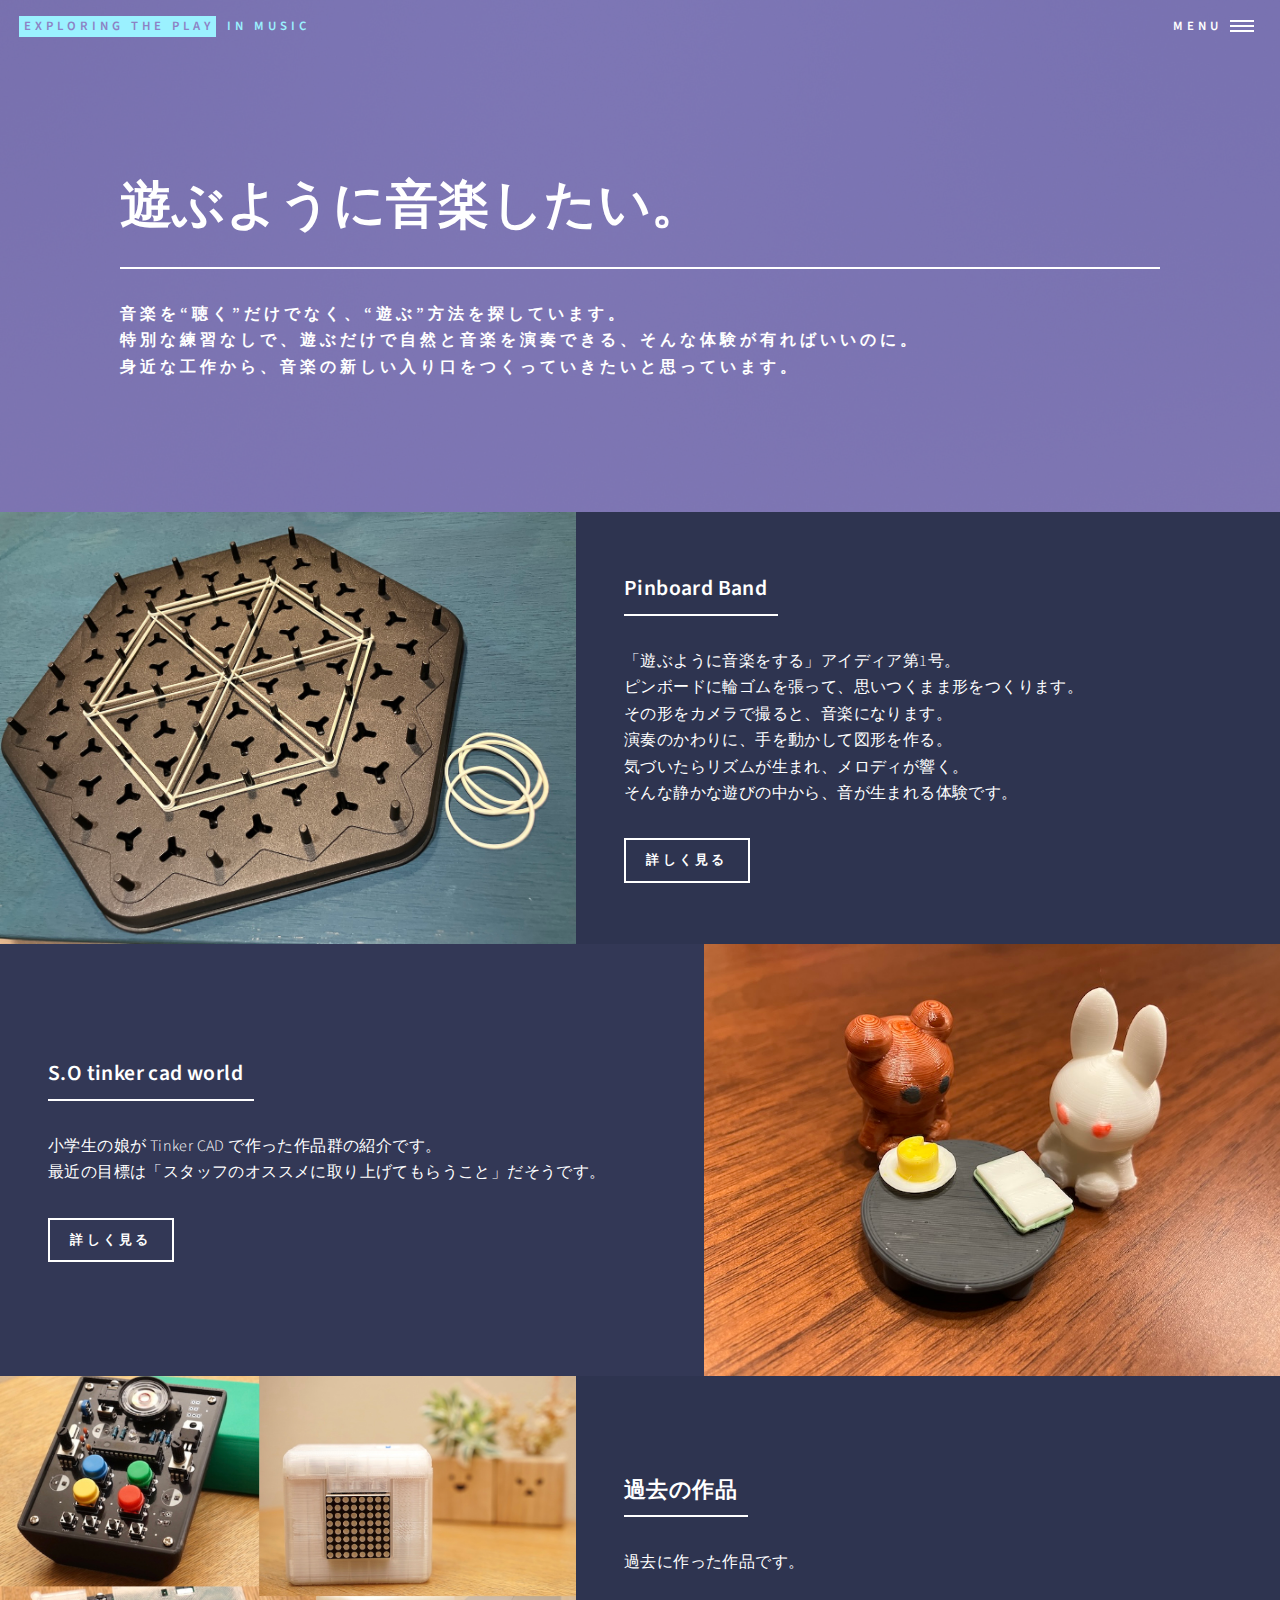
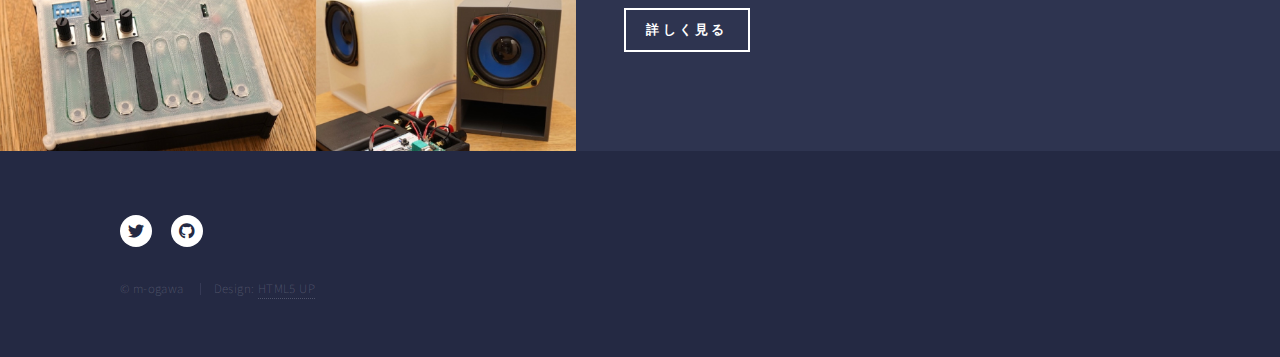
<file: index.html>
<!DOCTYPE HTML>
<html lang="ja">
	<head>
		<title>Exploring the Play in Music</title>
		<meta charset="utf-8" />
		<meta name="viewport" content="width=device-width, initial-scale=1, user-scalable=no" />
		<link rel="stylesheet" href="assets/css/main.css" />
		<noscript><link rel="stylesheet" href="assets/css/noscript.css" /></noscript>
    <!-- Google tag (gtag.js) -->
    <script async src="https://www.googletagmanager.com/gtag/js?id=G-H5XRM5HGEY"></script>
    <script>
      window.dataLayer = window.dataLayer || [];
      function gtag(){dataLayer.push(arguments);}
      gtag('js', new Date());

      gtag('config', 'G-H5XRM5HGEY');
    </script>
  </head>
	<body class="is-preload">

		<!-- Wrapper -->
    <div id="wrapper">

				<!-- Header -->
				<!-- Note: The "styleN" class below should match that of the banner element. -->
        <header id="header" class="alt style2">
          <a href="./index.html" class="logo"><strong>Exploring the Play</strong> in Music</a>
          <nav>
            <a href="#menu">Menu</a>
          </nav>
        </header>

        <!-- Menu -->
        <nav id="menu">
          <ul class="links">
            <li><a href="./index.html">Home</a></li>
            <li><a href="./works/pinboard-band/index.html">Pinboard band</a></li>
            <li><a href="./works/so-tinkercad/index.html">S.O tinker cad world</a></li>
            <li><a href="./works/past/index.html">Past works</a></li>
          </ul>
        </nav>

				<!-- Banner -->
				<!-- Note: The "styleN" class below should match that of the header element. -->
        <section id="banner" class="style2">
          <div class="inner">
            <header class="major">
              <h1>遊ぶように音楽したい。</h1>
            </header>
            <div class="content">
              <p>
                音楽を“聴く”だけでなく、“遊ぶ”方法を探しています。<br/>
                特別な練習なしで、遊ぶだけで自然と音楽を演奏できる、そんな体験が有ればいいのに。<br/>
                身近な工作から、音楽の新しい入り口をつくっていきたいと思っています。<br/>
              </p>
            </div>
          </div>
        </section>

				<!-- Main -->
        <div id="main">

            <!-- One -->
            <!--
            <section id="one">
              <div class="inner">
                <header class="major">
                  <h2>Sed amet aliquam</h2>
                </header>
                <p>Nullam et orci eu lorem consequat tincidunt vivamus et sagittis magna sed nunc rhoncus condimentum sem. In efficitur ligula tate urna. Maecenas massa vel lacinia pellentesque lorem ipsum dolor. Nullam et orci eu lorem consequat tincidunt. Vivamus et sagittis libero. Nullam et orci eu lorem consequat tincidunt vivamus et sagittis magna sed nunc rhoncus condimentum sem. In efficitur ligula tate urna.</p>
              </div>
            </section>
            -->

            <!-- Two -->
            <section id="two" class="spotlights">
              <section>
                <a href="./works/pinboard-band/index.html" class="image">
                  <img src="./works/pinboard-band/thumb.jpg" alt="" data-position="center center" />
                </a>
                <div class="content">
                  <div class="inner">
                    <header class="major">
                      <h3>Pinboard Band</h3>
                    </header>
                    <p>
                      「遊ぶように音楽をする」アイディア第1号。<br/>
                      ピンボードに輪ゴムを張って、思いつくまま形をつくります。<br/>
                      その形をカメラで撮ると、音楽になります。<br/>
                      演奏のかわりに、手を動かして図形を作る。<br/>
                      気づいたらリズムが生まれ、メロディが響く。<br/>
                      そんな静かな遊びの中から、音が生まれる体験です。<br/>
                    </p>
                    <ul class="actions">
                      <li><a href="./works/pinboard-band/index.html" class="button">詳しく見る</a></li>
                    </ul>
                  </div>
                </div>
              </section>
              <section>
                  <a href="./works/so-tinkercad/index.html" class="image">
                    <img src="./works/so-tinkercad/thumb.jpg" alt="" data-position="top center" />
                  </a>
                  <div class="content">
                    <div class="inner">
                      <header class="major">
                        <h3>S.O tinker cad world</h3>
                      </header>
                      <p>
                        小学生の娘が Tinker CAD で作った作品群の紹介です。<br/>
                        最近の目標は「スタッフのオススメに取り上げてもらうこと」だそうです。<br/>
                      </p>
                      <ul class="actions">
                        <li><a href="./works/so-tinkercad/index.html" class="button">詳しく見る</a></li>
                      </ul>
                    </div>
                  </div>
              </section>

              <section>
                  <a href="./works/past/index.html" class="image">
                    <img src="./works/past/thumb.jpg" alt="" data-position="top center" />
                  </a>
                  <div class="content">
                    <div class="inner">
                      <header class="major">
                        <h3>過去の作品</h3>
                      </header>
                      <p>過去に作った作品です。</p>
                      <ul class="actions">
                        <li><a href="./works/past/index.html" class="button">詳しく見る</a></li>
                      </ul>
                    </div>
                  </div>
              </section>

            </section>

						<!-- Three -->
						<!--
            <section id="three">
              <div class="inner">
                <header class="major">
                  <h2>Massa libero</h2>
                </header>
                <p>Nullam et orci eu lorem consequat tincidunt vivamus et sagittis libero. Mauris aliquet magna magna sed nunc rhoncus pharetra. Pellentesque condimentum sem. In efficitur ligula tate urna. Maecenas laoreet massa vel lacinia pellentesque lorem ipsum dolor. Nullam et orci eu lorem consequat tincidunt. Vivamus et sagittis libero. Mauris aliquet magna magna sed nunc rhoncus amet pharetra et feugiat tempus.</p>
                <ul class="actions">
                  <li><a href="generic.html" class="button next">Get Started</a></li>
                </ul>
              </div>
            </section>
            -->

        </div> <!-- Main -->

				<!-- Footer -->
        <footer id="footer">
          <div class="inner">
            <ul class="icons">
              <li><a href="https://x.com/makoto_ogawa" class="icon brands alt fa-twitter"><span class="label">Twitter</span></a></li>
              <!-- <li><a href="#" class="icon brands alt fa-facebook-f"><span class="label">Facebook</span></a></li>
              <li><a href="#" class="icon brands alt fa-instagram"><span class="label">Instagram</span></a></li> -->
              <li><a href="https://github.com/m-ogawa" class="icon brands alt fa-github"><span class="label">GitHub</span></a></li>
              <!-- <li><a href="#" class="icon brands alt fa-linkedin-in"><span class="label">LinkedIn</span></a></li> -->
            </ul>
            <ul class="copyright">
              <li>&copy; m-ogawa</li>
              <li>Design: <a href="https://html5up.net">HTML5 UP</a></li>
            </ul>
          </div>
        </footer>

    </div> <!-- Wrapper -->

		<!-- Scripts -->
			<script src="assets/js/jquery.min.js"></script>
			<script src="assets/js/jquery.scrolly.min.js"></script>
			<script src="assets/js/jquery.scrollex.min.js"></script>
			<script src="assets/js/browser.min.js"></script>
			<script src="assets/js/breakpoints.min.js"></script>
			<script src="assets/js/util.js"></script>
			<script src="assets/js/main.js"></script>

	</body>
</html>
</file>
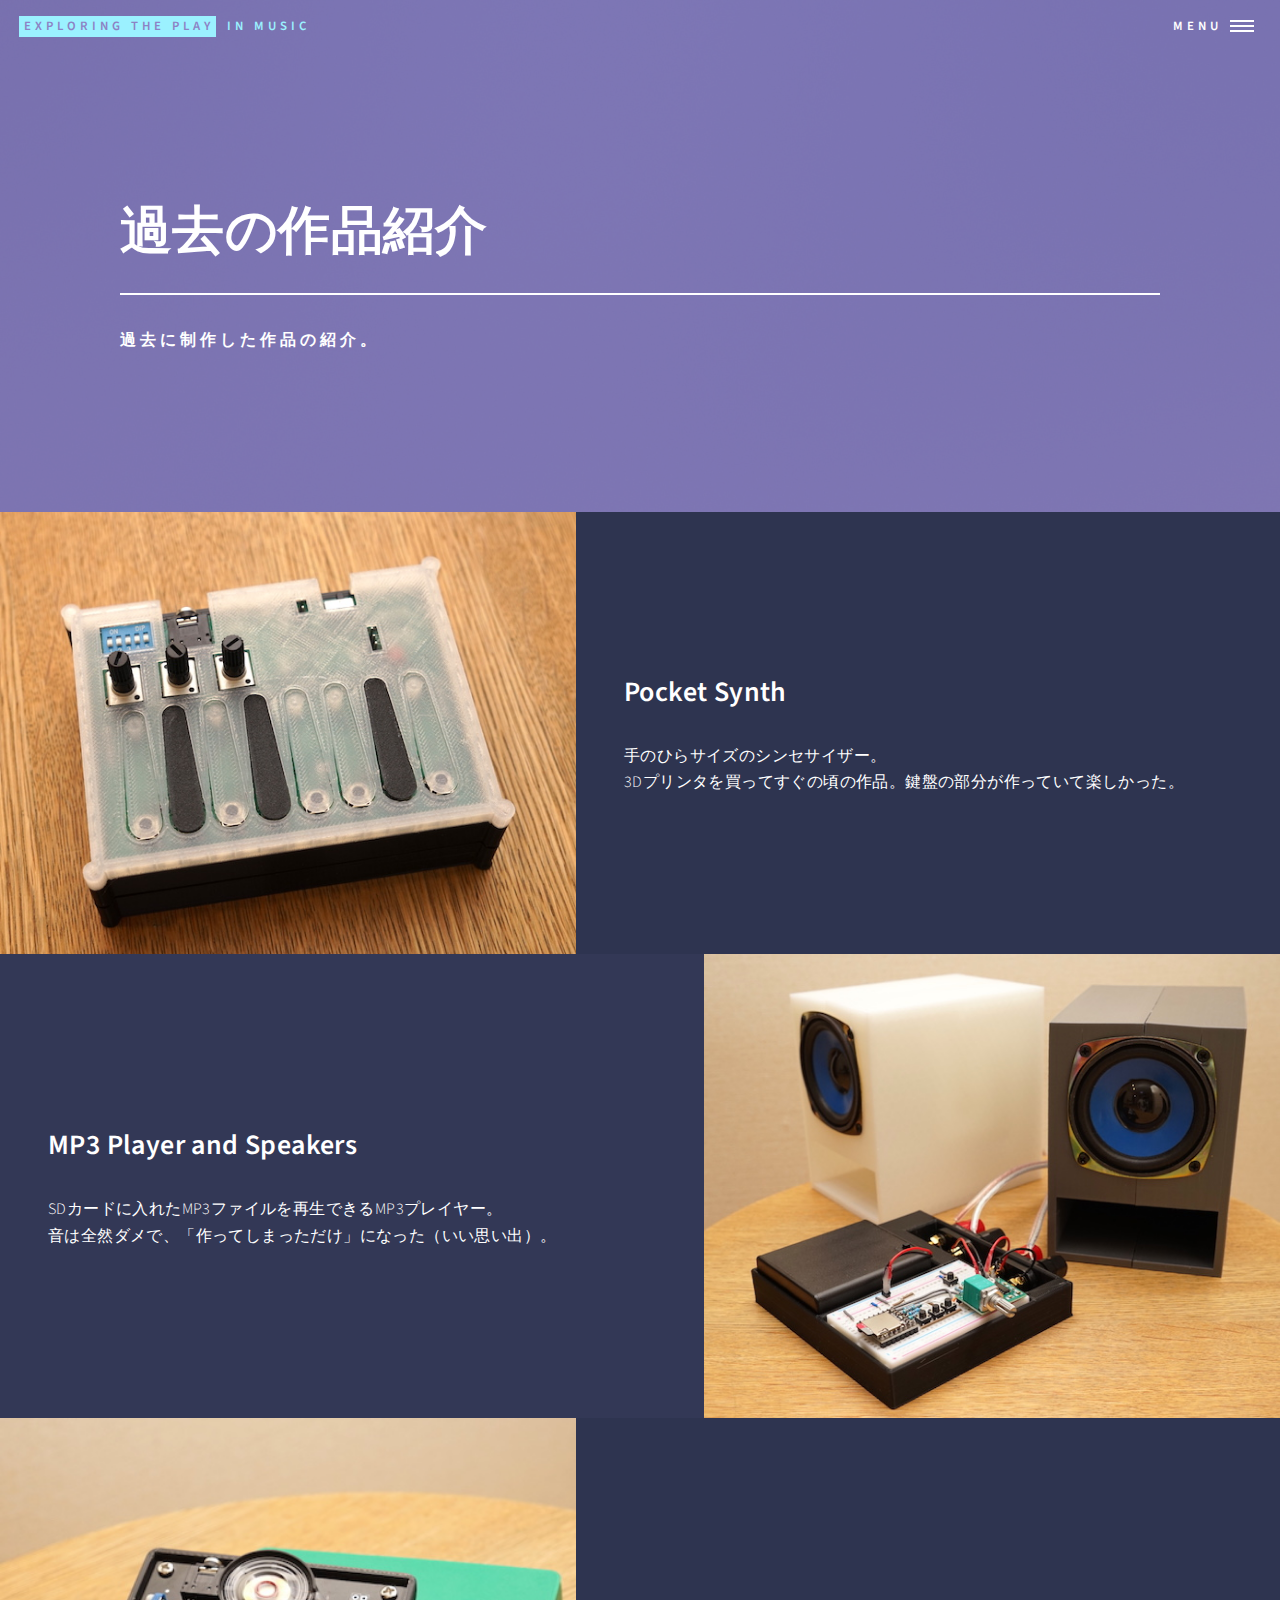
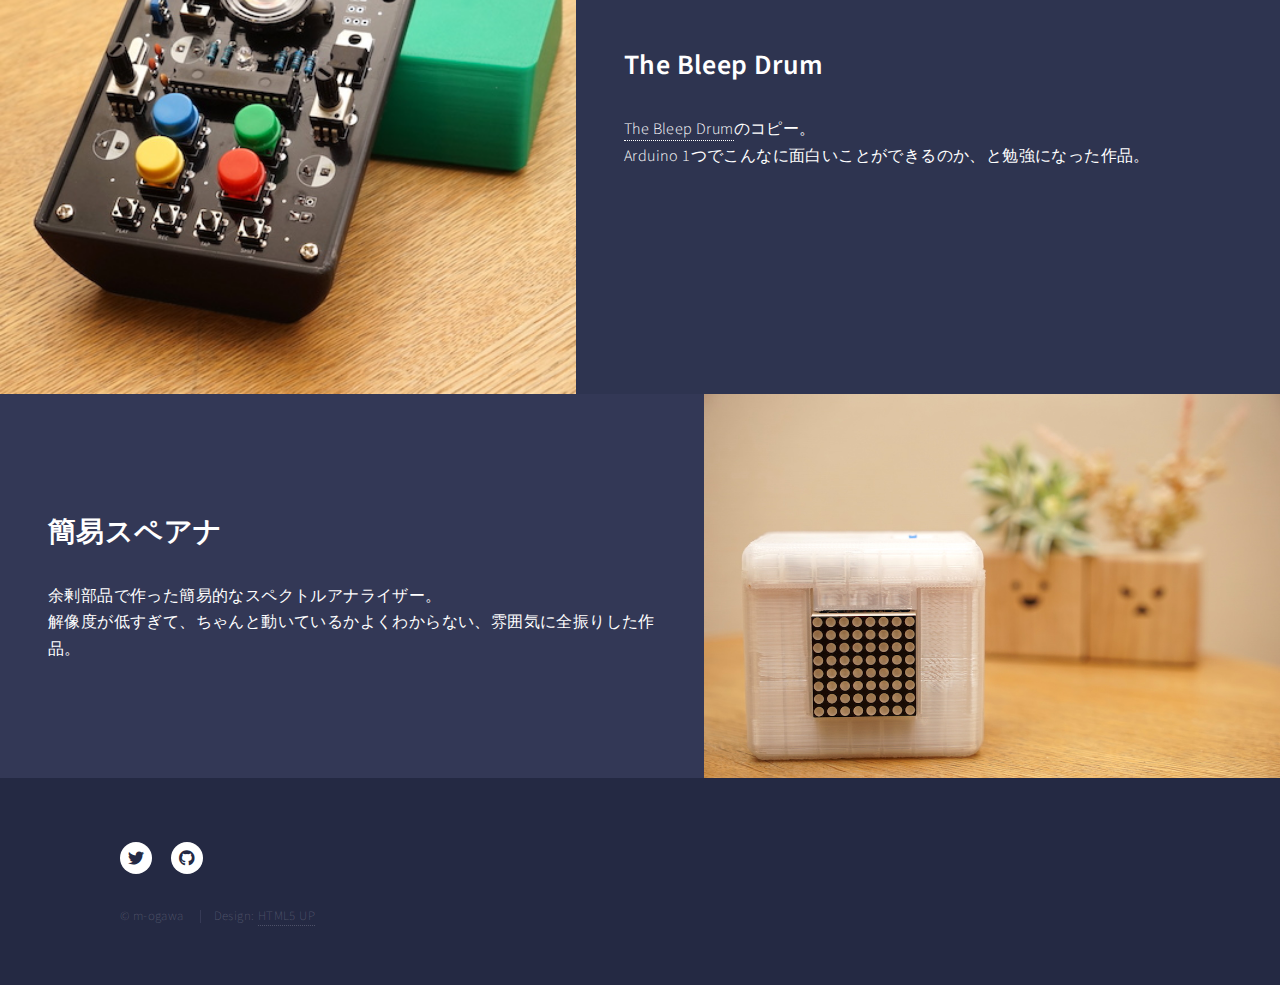
<file: works/past/index.html>
<!DOCTYPE HTML>
<html>
	<head>
		<title>Past Works</title>
		<meta charset="utf-8" />
		<meta name="viewport" content="width=device-width, initial-scale=1, user-scalable=no" />
		<link rel="stylesheet" href="../../assets/css/main.css" />
		<!-- Google tag (gtag.js) -->
		<script async src="https://www.googletagmanager.com/gtag/js?id=G-H5XRM5HGEY"></script>
		<script>
		window.dataLayer = window.dataLayer || [];
		function gtag(){dataLayer.push(arguments);}
		gtag('js', new Date());

		gtag('config', 'G-H5XRM5HGEY');
		</script>
	</head>
		<body class="is-preload">

		<!-- Wrapper -->
			<div id="wrapper">

				<!-- Header -->
				<!-- Note: The "styleN" class below should match that of the banner element. -->
				<header id="header" class="alt style2">
					<a href="../../index.html" class="logo"><strong>Exploring the Play</strong> in Music</a>
					<nav>
						<a href="#menu">Menu</a>
					</nav>
				</header>

				<!-- Menu -->
				<nav id="menu">
					<ul class="links">
						<li><a href="../../index.html">Home</a></li>
						<li><a href="../../works/pinboard-band/index.html">Pinboard band</a></li>
						<li><a href="../../works/so-tinkercad/index.html">S.O tinker cad world</a></li>
						<li><a href="./works/past/index.html">Past works</a></li>
					</ul>
				</nav>

				<!-- Banner -->
				<!-- Note: The "styleN" class below should match that of the header element. -->
				<section id="banner" class="style2">
				<div class="inner">
					<header class="major">
					<h1>過去の作品紹介</h1>
					</header>
					<div class="content">
					<p>
						過去に制作した作品の紹介。<br/>
					</p>
					</div>
				</div>
				</section>

				<!-- Main -->
				<div id="main">

					<!-- Two -->
					<section id="two" class="spotlights">

						<section>
							<div class="image">
								<img src="./po-synth1.jpg" alt="" data-position="center center" />
							</div>
							<div class="content">
							<div class="inner">
								<header>
									<h2>Pocket Synth</h2>
								</header>
								<p>
									手のひらサイズのシンセサイザー。<br/>
									3Dプリンタを買ってすぐの頃の作品。鍵盤の部分が作っていて楽しかった。<br/>
								</p>
							</div>
							</div>
						</section>

						<section>
							<div class="image">
								<img src="./mp3player.jpg" alt="" data-position="center center" />
							</div>
							<div class="content">
							<div class="inner">
								<header>
									<h2>MP3 Player and Speakers</h2>
								</header>
								<p>
									SDカードに入れたMP3ファイルを再生できるMP3プレイヤー。<br/>
									音は全然ダメで、「作ってしまっただけ」になった（いい思い出）。<br/>
								</p>
							</div>
							</div>
						</section>

						<section>
							<div class="image">
								<img src="./bleep.jpg" alt="" data-position="center center" />
							</div>
							<div class="content">
							<div class="inner">
								<header>
									<h2>The Bleep Drum</h2>
								</header>
								<p>
									<a href="https://bleeplabs.com/product/the-bleep-drum/" target="_blank">The Bleep Drum</a>のコピー。<br/>
									Arduino 1つでこんなに面白いことができるのか、と勉強になった作品。<br/>
								</p>
							</div>
							</div>
						</section>

						<section>
							<div class="image">
								<img src="./speana.jpg" alt="" data-position="center center" />
							</div>
							<div class="content">
							<div class="inner">
								<header>
									<h2>簡易スペアナ</h2>
								</header>
								<p>
									余剰部品で作った簡易的なスペクトルアナライザー。<br/>
									解像度が低すぎて、ちゃんと動いているかよくわからない、雰囲気に全振りした作品。<br/>
								</p>
							</div>
							</div>
						</section>

					</section>

				</div> <!-- Main -->
								
				<!-- Footer -->
				<footer id="footer">
				<div class="inner">
					<ul class="icons">
					<li><a href="https://x.com/makoto_ogawa" class="icon brands alt fa-twitter"><span class="label">Twitter</span></a></li>
					<!-- <li><a href="#" class="icon brands alt fa-facebook-f"><span class="label">Facebook</span></a></li>
					<li><a href="#" class="icon brands alt fa-instagram"><span class="label">Instagram</span></a></li> -->
					<li><a href="https://github.com/m-ogawa" class="icon brands alt fa-github"><span class="label">GitHub</span></a></li>
					<!-- <li><a href="#" class="icon brands alt fa-linkedin-in"><span class="label">LinkedIn</span></a></li> -->
					</ul>
					<ul class="copyright">
					<li>&copy; m-ogawa</li>
					<li>Design: <a href="https://html5up.net">HTML5 UP</a></li>
					</ul>
				</div>
				</footer>

			</div> <!-- Wrapper -->

		<!-- Scripts -->
			<script src="../../assets/js/jquery.min.js"></script>
			<script src="../../assets/js/jquery.scrolly.min.js"></script>
			<script src="../../assets/js/jquery.scrollex.min.js"></script>
			<script src="../../assets/js/browser.min.js"></script>
			<script src="../../assets/js/breakpoints.min.js"></script>
			<script src="../../assets/js/util.js"></script>
			<script src="../../assets/js/main.js"></script>
	</body>
</html>
</file>
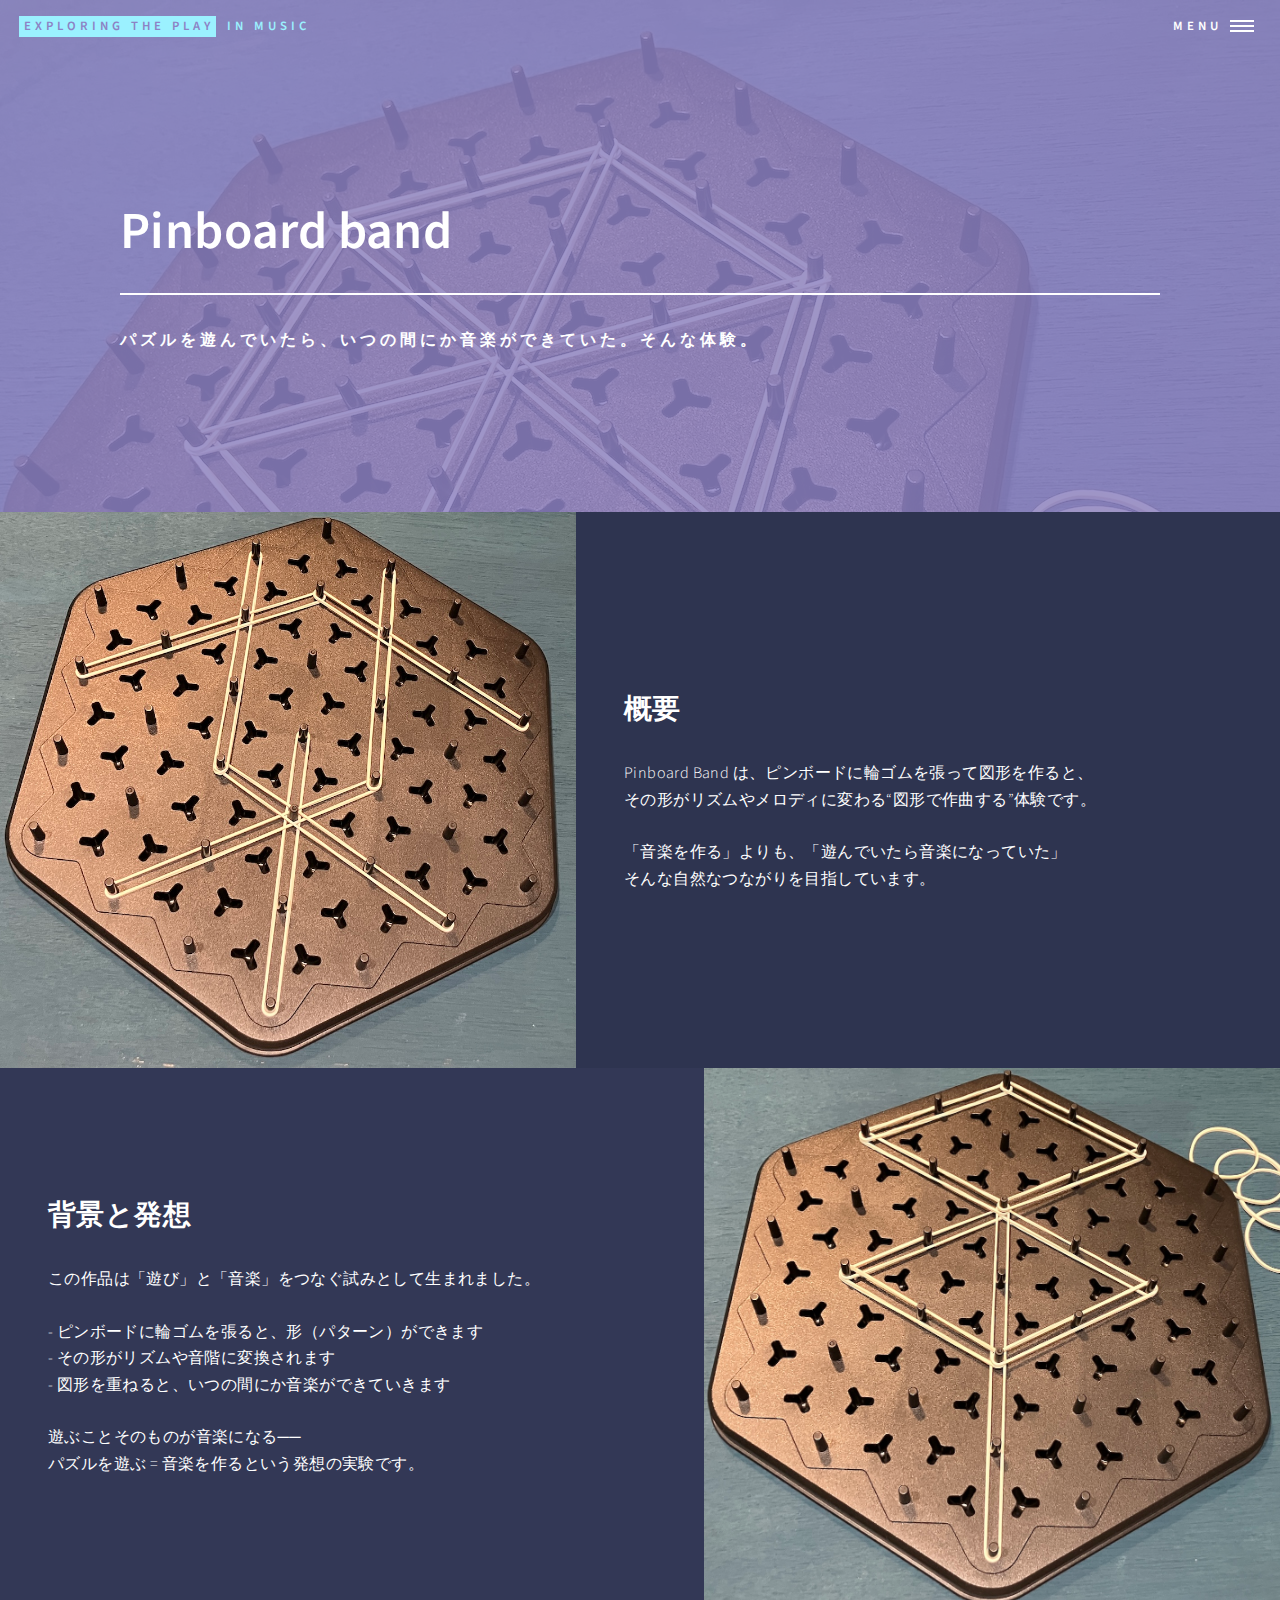
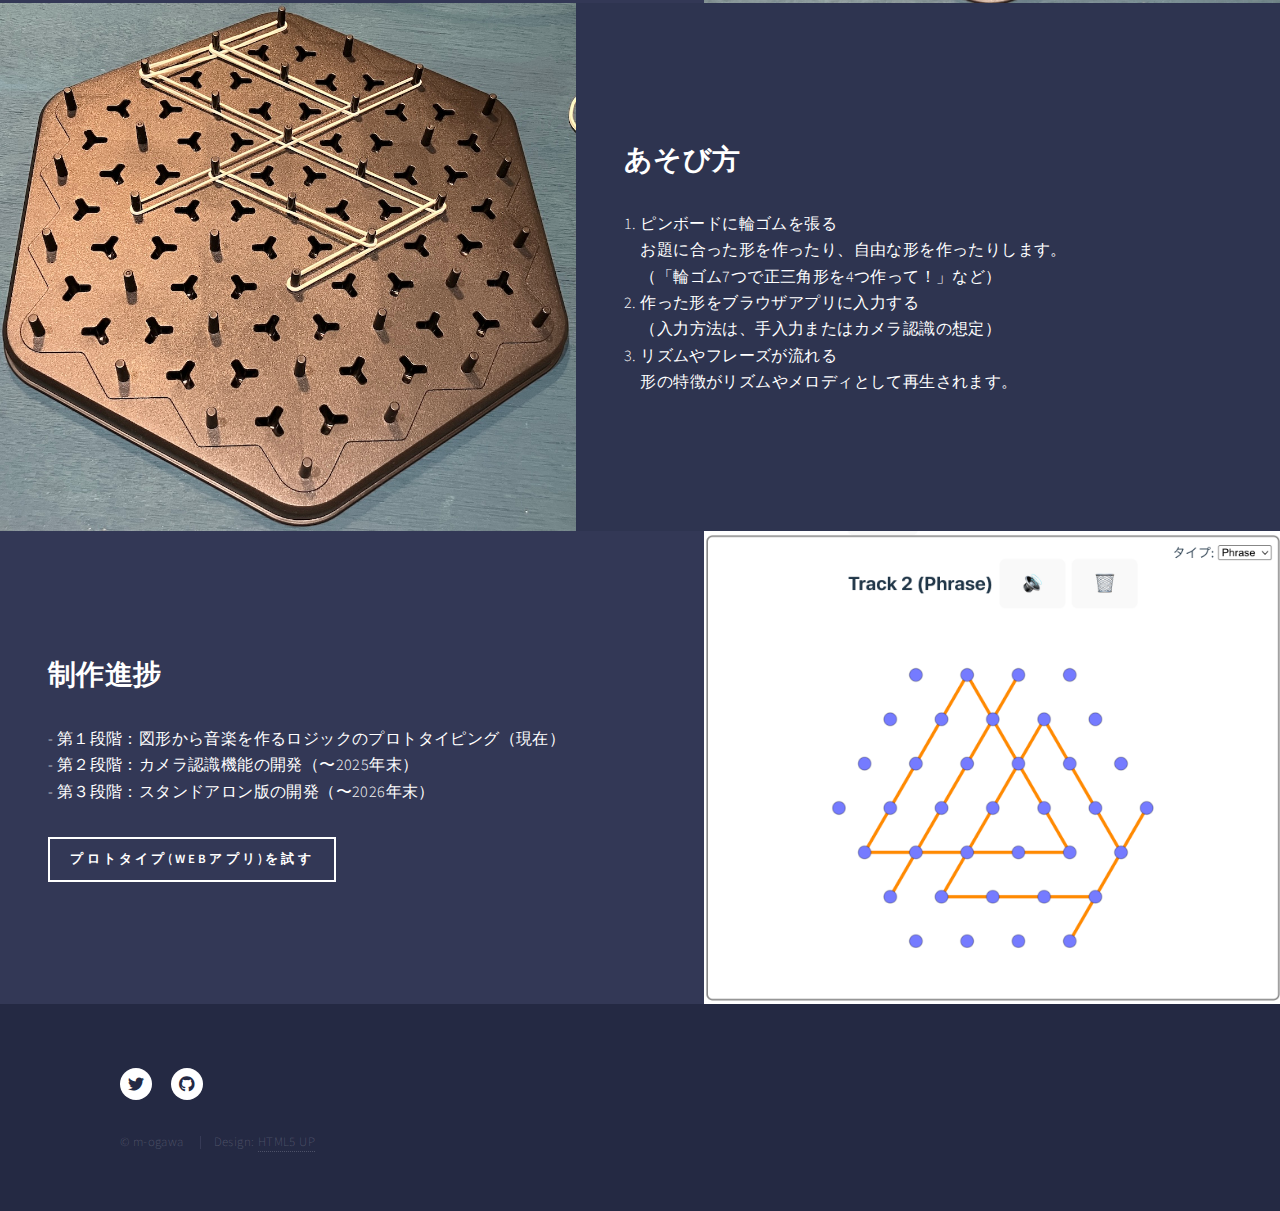
<file: works/pinboard-band/index.html>
<!DOCTYPE HTML>
<html lang="ja">
	<head>
		<title>Pinboard band</title>
		<meta charset="utf-8" />
		<meta name="viewport" content="width=device-width, initial-scale=1, user-scalable=no" />
		<link rel="stylesheet" href="../../assets/css/main.css" />
		<noscript><link rel="stylesheet" href="../../assets/css/noscript.css" /></noscript>
    <!-- Google tag (gtag.js) -->
    <script async src="https://www.googletagmanager.com/gtag/js?id=G-H5XRM5HGEY"></script>
    <script>
      window.dataLayer = window.dataLayer || [];
      function gtag(){dataLayer.push(arguments);}
      gtag('js', new Date());

      gtag('config', 'G-H5XRM5HGEY');
    </script>
  </head>
	<body class="is-preload">

		<!-- Wrapper -->
    <div id="wrapper">

				<!-- Header -->
				<!-- Note: The "styleN" class below should match that of the banner element. -->
        <header id="header" class="alt style2">
          <a href="../../index.html" class="logo"><strong>Exploring the Play</strong> in Music</a>
          <nav>
            <a href="#menu">Menu</a>
          </nav>
        </header>

        <!-- Menu -->
        <nav id="menu">
          <ul class="links">
            <li><a href="../../index.html">Home</a></li>
            <li><a href="../../works/pinboard-band/index.html">Pinboard band</a></li>
            <li><a href="../../works/so-tinkercad/index.html">S.O tinker cad world</a></li>
            <li><a href="./works/past/index.html">Past works</a></li>
          </ul>
        </nav>

				<!-- Banner -->
				<!-- Note: The "styleN" class below should match that of the header element. -->
        <section id="banner" class="style2">
          <div class="inner">
            <header class="major">
              <h1>Pinboard band</h1>
            </header>
            <div class="content">
              <p>
              パズルを遊んでいたら、いつの間にか音楽ができていた。そんな体験。<br/>
              </p>
              <span class="image fit"><img src="thumb.jpg" alt="" /></span>
            </div>
          </div>
        </section>

				<!-- Main -->
        <div id="main">

            <!-- One -->
            <!--
            <section id="one">
              <div class="inner">
                <header class="major">
                  <h2>Sed amet aliquam</h2>
                </header>
                <p>Nullam et orci eu lorem consequat tincidunt vivamus et sagittis magna sed nunc rhoncus condimentum sem. In efficitur ligula tate urna. Maecenas massa vel lacinia pellentesque lorem ipsum dolor. Nullam et orci eu lorem consequat tincidunt. Vivamus et sagittis libero. Nullam et orci eu lorem consequat tincidunt vivamus et sagittis magna sed nunc rhoncus condimentum sem. In efficitur ligula tate urna.</p>
              </div>
            </section>
            -->

            <!-- Two -->
            <section id="two" class="spotlights">
              <section>
                <div class="image">
                  <img src="./pattern1.jpg" alt="" data-position="center center" />
                </div>
                <div class="content">
                  <div class="inner">
                    <header>
                      <h2>概要</h2>
                    </header>
                    <p>
                      Pinboard Band は、ピンボードに輪ゴムを張って図形を作ると、<br/>
                      その形がリズムやメロディに変わる“図形で作曲する”体験です。<br/>
                      <br/>
                      「音楽を作る」よりも、「遊んでいたら音楽になっていた」<br/>
                      そんな自然なつながりを目指しています。<br/>
                    </p>
                  </div>
                </div>
              </section>

              <section>
                <div class="image">
                    <img src="./pattern2.jpg" alt="" data-position="top center" />
                </div>
                  <div class="content">
                    <div class="inner">
                      <header>
                        <h2>背景と発想</h2>
                      </header>
                      <p>
                        この作品は「遊び」と「音楽」をつなぐ試みとして生まれました。<br/>
<br/>
                        - ピンボードに輪ゴムを張ると、形（パターン）ができます  <br/>
                        - その形がリズムや音階に変換されます  <br/>
                        - 図形を重ねると、いつの間にか音楽ができていきます  <br/>
<br/>
                        遊ぶことそのものが音楽になる──  <br/>
                        パズルを遊ぶ = 音楽を作るという発想の実験です。<br/>
                      </p>
                    </div>
                  </div>
              </section>

              <section>
                <div class="image">
                    <img src="./pattern3.jpg" alt="" data-position="top center" />
                </div>
                  <div class="content">
                    <div class="inner">
                      <header>
                        <h2>あそび方</h2>
                      </header>
                      <p>
                        1. ピンボードに輪ゴムを張る<br/>
                        　お題に合った形を作ったり、自由な形を作ったりします。<br/>
                        　（「輪ゴム7つで正三角形を4つ作って！」など）<br/>
                        2. 作った形をブラウザアプリに入力する<br/>
                        　（入力方法は、手入力またはカメラ認識の想定）<br/>
                        3. リズムやフレーズが流れる<br/>
                        　形の特徴がリズムやメロディとして再生されます。<br/>
                      </p>
                    </div>
                  </div>
              </section>

              <section>
                <div class="image">
                    <img src="./proto.png" alt="" data-position="top center" />
                </div>
                  <div class="content">
                    <div class="inner">
                      <header>
                        <h2>制作進捗</h2>
                      </header>
                      <p>
                        - 第１段階：図形から音楽を作るロジックのプロトタイピング（現在）<br/>
                        - 第２段階：カメラ認識機能の開発（〜2025年末）<br/>
                        - 第３段階：スタンドアロン版の開発（〜2026年末）<br/>
                      </p>
                      <ul class="actions">
                        <li><a href="https://m-ogawa.github.io/pinboard-band-proto/" target="_blank" class="button">プロトタイプ(Webアプリ)を試す</a></li>
                      </ul>
                    </div>
                  </div>
              </section>

              <!--
              <section>
                <div class="image">
                    <img src="./thumb.jpg" alt="" data-position="top center" />
                </div>
                  <div class="content">
                    <div class="inner">
                      <header>
                        <h2>title</h2>
                      </header>
                      <p>
                        setsumei.<br/>
                      </p>
                      <ul class="actions">
                        <li><a href="./index.html" class="button">Goto</a></li>
                      </ul>
                    </div>
                  </div>
              </section>
              -->

            </section>

						<!-- Three -->
						<!--
            <section id="three">
              <div class="inner">
                <header class="major">
                  <h2>Massa libero</h2>
                </header>
                <p>Nullam et orci eu lorem consequat tincidunt vivamus et sagittis libero. Mauris aliquet magna magna sed nunc rhoncus pharetra. Pellentesque condimentum sem. In efficitur ligula tate urna. Maecenas laoreet massa vel lacinia pellentesque lorem ipsum dolor. Nullam et orci eu lorem consequat tincidunt. Vivamus et sagittis libero. Mauris aliquet magna magna sed nunc rhoncus amet pharetra et feugiat tempus.</p>
                <ul class="actions">
                  <li><a href="generic.html" class="button next">Get Started</a></li>
                </ul>
              </div>
            </section>
            -->

        </div> <!-- Main -->

				<!-- Footer -->
        <footer id="footer">
          <div class="inner">
            <ul class="icons">
              <li><a href="https://x.com/makoto_ogawa" class="icon brands alt fa-twitter"><span class="label">Twitter</span></a></li>
              <!-- <li><a href="#" class="icon brands alt fa-facebook-f"><span class="label">Facebook</span></a></li>
              <li><a href="#" class="icon brands alt fa-instagram"><span class="label">Instagram</span></a></li> -->
              <li><a href="https://github.com/m-ogawa" class="icon brands alt fa-github"><span class="label">GitHub</span></a></li>
              <!-- <li><a href="#" class="icon brands alt fa-linkedin-in"><span class="label">LinkedIn</span></a></li> -->
            </ul>
            <ul class="copyright">
              <li>&copy; m-ogawa</li>
              <li>Design: <a href="https://html5up.net">HTML5 UP</a></li>
            </ul>
          </div>
        </footer>

    </div> <!-- Wrapper -->

		<!-- Scripts -->
			<script src="../../assets/js/jquery.min.js"></script>
			<script src="../../assets/js/jquery.scrolly.min.js"></script>
			<script src="../../assets/js/jquery.scrollex.min.js"></script>
			<script src="../../assets/js/browser.min.js"></script>
			<script src="../../assets/js/breakpoints.min.js"></script>
			<script src="../../assets/js/util.js"></script>
			<script src="../../assets/js/main.js"></script>

	</body>
</html>
</file>
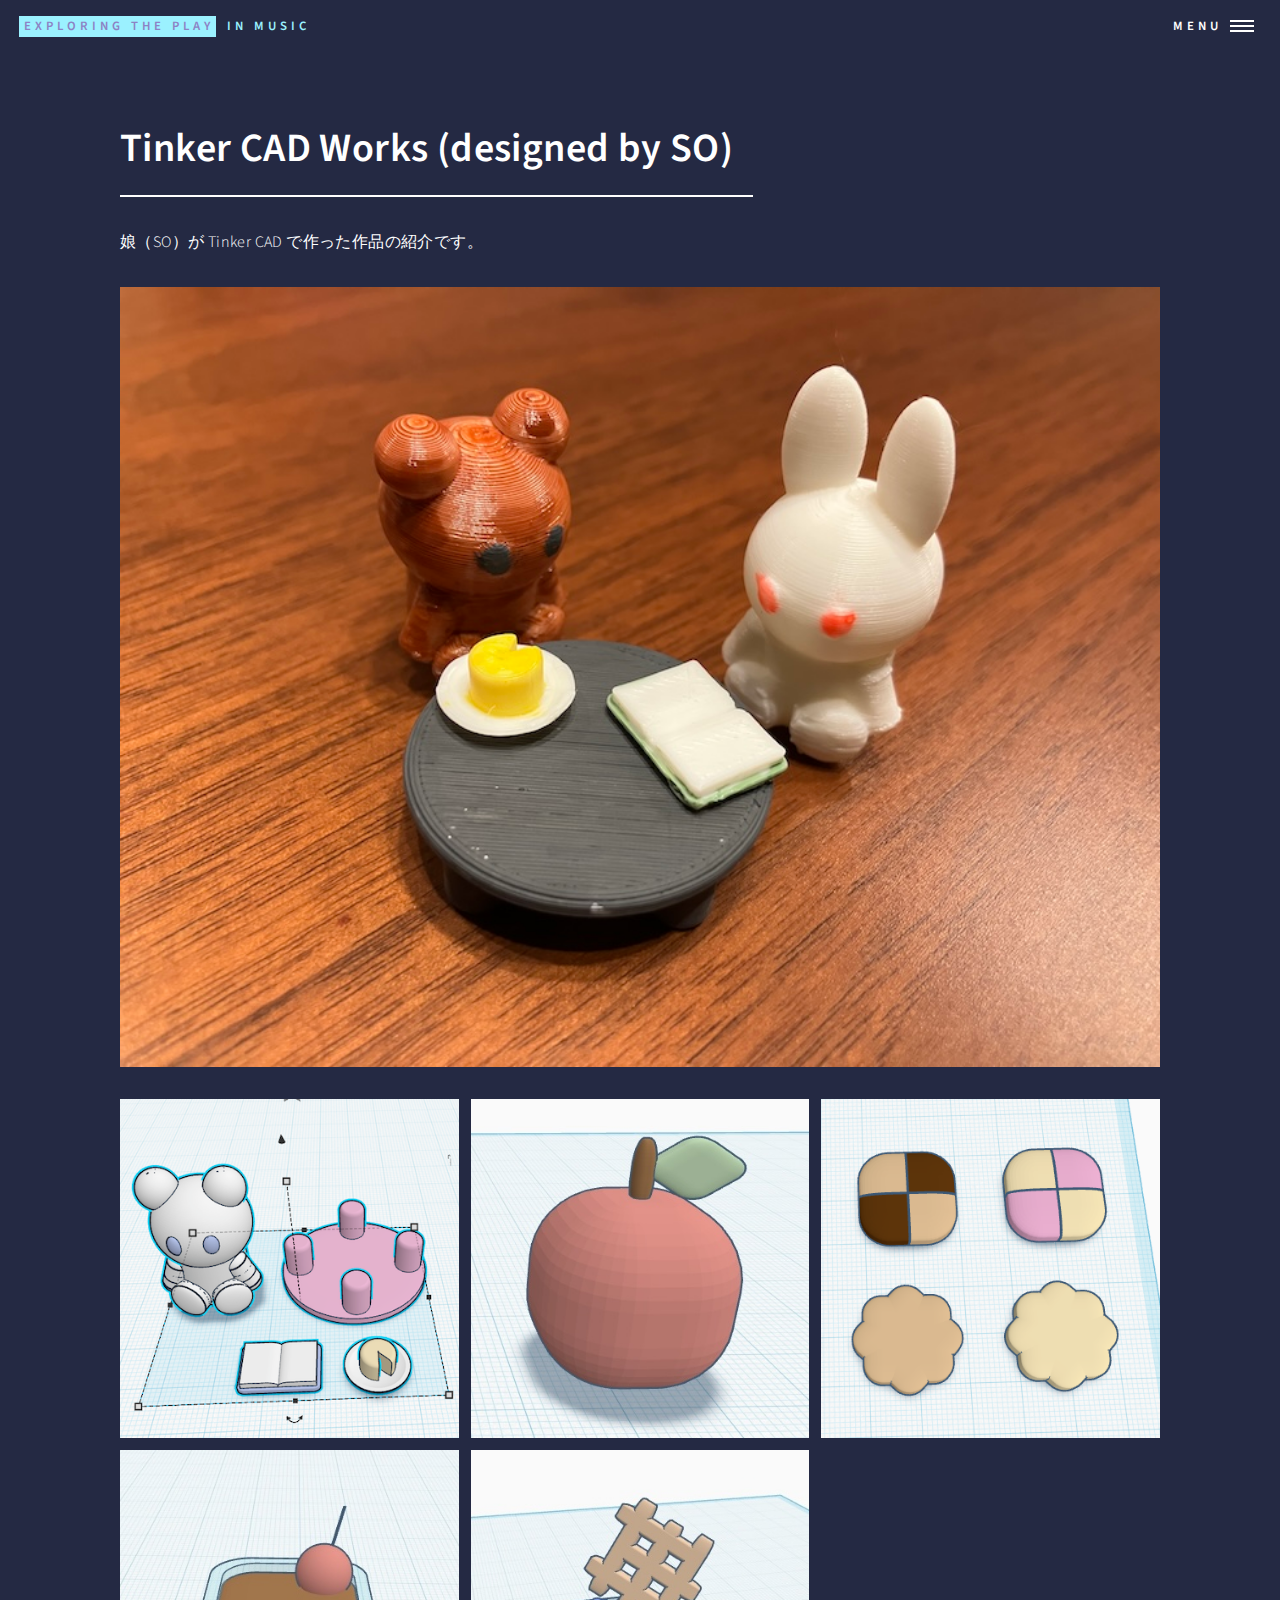
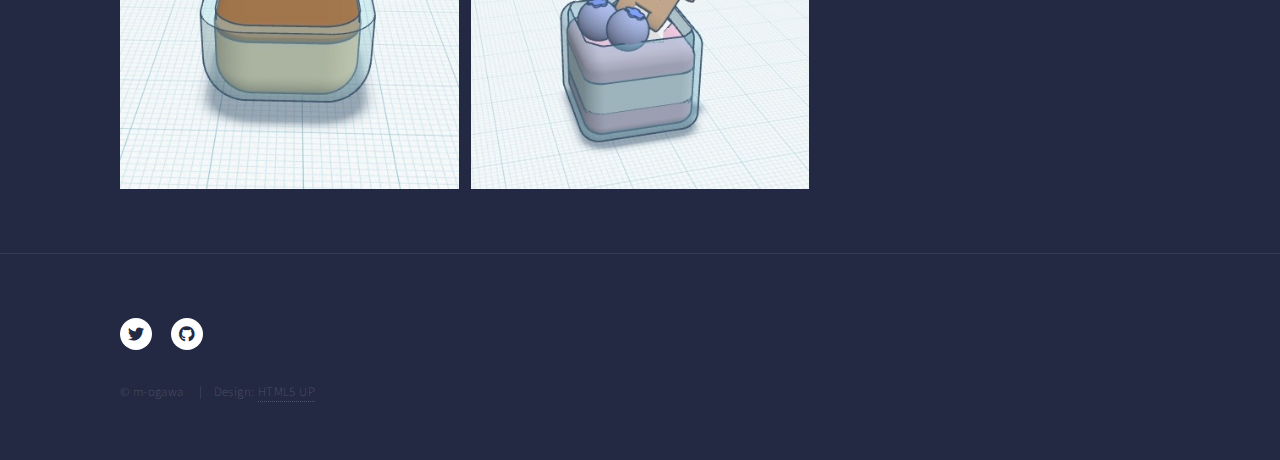
<file: works/so-tinkercad/index.html>
<!DOCTYPE HTML>
<html>
	<head>
		<title>Tinker CAD Works (designed by SO)</title>
		<meta charset="utf-8" />
		<meta name="viewport" content="width=device-width, initial-scale=1, user-scalable=no" />
		<link rel="stylesheet" href="../../assets/css/main.css" />
		<noscript><link rel="stylesheet" href="../../assets/css/noscript.css" /></noscript>
		<!-- Google tag (gtag.js) -->
		<script async src="https://www.googletagmanager.com/gtag/js?id=G-H5XRM5HGEY"></script>
		<script>
		window.dataLayer = window.dataLayer || [];
		function gtag(){dataLayer.push(arguments);}
		gtag('js', new Date());

		gtag('config', 'G-H5XRM5HGEY');
		</script>
	</head>
	<body class="is-preload">

		<!-- Wrapper -->
			<div id="wrapper">


				<!-- Header -->
				<!-- Note: The "styleN" class below should match that of the banner element. -->
				<header id="header" class="alt style2">
					<a href="../../index.html" class="logo"><strong>Exploring the Play</strong> in Music</a>
					<nav>
						<a href="#menu">Menu</a>
					</nav>
				</header>

				<!-- Menu -->
				<nav id="menu">
					<ul class="links">
						<li><a href="../../index.html">Home</a></li>
						<li><a href="../../works/pinboard-band/index.html">Pinboard band</a></li>
						<li><a href="../../works/so-tinkercad/index.html">S.O tinker cad world</a></li>
						<li><a href="/works/past/index.html">Past works</a></li>
					</ul>
				</nav>

				<!-- Main -->
					<div id="main" class="alt">

						<!-- One -->
							<section id="one">
								<div class="inner">
									<header class="major">
										<h1>Tinker CAD Works (designed by SO)</h1>
									</header>

									<p>
										娘（SO）が Tinker CAD で作った作品の紹介です。
									</p>

									<!-- Image -->
										<span class="image fit"><img src="thumb.jpg" alt="" /></span>
										<div class="box alt">
											<div class="row gtr-50 gtr-uniform">
												<div class="col-4"><span class="image fit"><img src="kuma.png" alt="" /></span></div>
												<div class="col-4"><span class="image fit"><img src="apple.jpg" alt="" /></span></div>
												<div class="col-4"><span class="image fit"><img src="cookie.png" alt="" /></span></div>
												<!-- Break -->
												<div class="col-4"><span class="image fit"><img src="pudding.jpg" alt="" /></span></div>
												<div class="col-4"><span class="image fit"><img src="sweets.jpg" alt="" /></span></div>
											</div>
										</div>
								</div>
							</section>


					</div> <!-- Main -->

				<!-- Footer -->
				<footer id="footer">
					<div class="inner">
						<ul class="icons">
						<li><a href="#" class="icon brands alt fa-twitter"><span class="label">Twitter</span></a></li>
						<!-- <li><a href="#" class="icon brands alt fa-facebook-f"><span class="label">Facebook</span></a></li>
						<li><a href="#" class="icon brands alt fa-instagram"><span class="label">Instagram</span></a></li> -->
						<li><a href="https://github.com/m-ogawa" class="icon brands alt fa-github"><span class="label">GitHub</span></a></li>
						<!-- <li><a href="#" class="icon brands alt fa-linkedin-in"><span class="label">LinkedIn</span></a></li> -->
						</ul>
						<ul class="copyright">
						<li>&copy; m-ogawa</li>
						<li>Design: <a href="https://html5up.net">HTML5 UP</a></li>
						</ul>
					</div>
				</footer>

			</div> <!-- Wrapper -->

		<!-- Scripts -->
			<script src="../../assets/js/jquery.min.js"></script>
			<script src="../../assets/js/jquery.scrolly.min.js"></script>
			<script src="../../assets/js/jquery.scrollex.min.js"></script>
			<script src="../../assets/js/browser.min.js"></script>
			<script src="../../assets/js/breakpoints.min.js"></script>
			<script src="../../assets/js/util.js"></script>
			<script src="../../assets/js/main.js"></script>

	</body>
</html>
</file>
<file: assets/css/noscript.css>
/*
	Forty by HTML5 UP
	html5up.net | @ajlkn
	Free for personal and commercial use under the CCA 3.0 license (html5up.net/license)
*/

/* Banner */

	body.is-preload #banner:after {
		opacity: 0.85;
	}

	body.is-preload #banner > .inner {
		-moz-filter: none;
		-webkit-filter: none;
		-ms-filter: none;
		filter: none;
		-moz-transform: none;
		-webkit-transform: none;
		-ms-transform: none;
		transform: none;
		opacity: 1;
	}
</file>
<file: assets/css/main.css>
@import url(fontawesome-all.min.css);
@import url("https://fonts.googleapis.com/css?family=Source+Sans+Pro:300,300italic,600,600italic");

/*
	Forty by HTML5 UP
	html5up.net | @ajlkn
	Free for personal and commercial use under the CCA 3.0 license (html5up.net/license)
*/

html, body, div, span, applet, object,
iframe, h1, h2, h3, h4, h5, h6, p, blockquote,
pre, a, abbr, acronym, address, big, cite,
code, del, dfn, em, img, ins, kbd, q, s, samp,
small, strike, strong, sub, sup, tt, var, b,
u, i, center, dl, dt, dd, ol, ul, li, fieldset,
form, label, legend, table, caption, tbody,
tfoot, thead, tr, th, td, article, aside,
canvas, details, embed, figure, figcaption,
footer, header, hgroup, menu, nav, output, ruby,
section, summary, time, mark, audio, video {
	margin: 0;
	padding: 0;
	border: 0;
	font-size: 100%;
	font: inherit;
	vertical-align: baseline;}

article, aside, details, figcaption, figure,
footer, header, hgroup, menu, nav, section {
	display: block;}

body {
	line-height: 1;
}

ol, ul {
	list-style: none;
}

blockquote, q {
	quotes: none;
}

	blockquote:before, blockquote:after, q:before, q:after {
		content: '';
		content: none;
	}

table {
	border-collapse: collapse;
	border-spacing: 0;
}

body {
	-webkit-text-size-adjust: none;
}

mark {
	background-color: transparent;
	color: inherit;
}

input::-moz-focus-inner {
	border: 0;
	padding: 0;
}

input, select, textarea {
	-moz-appearance: none;
	-webkit-appearance: none;
	-ms-appearance: none;
	appearance: none;
}

/* Basic */

	@-ms-viewport {
		width: device-width;
	}

	body {
		-ms-overflow-style: scrollbar;
	}

	@media screen and (max-width: 480px) {

		html, body {
			min-width: 320px;
		}

	}

	html {
		box-sizing: border-box;
	}

	*, *:before, *:after {
		box-sizing: inherit;
	}

	body {
		background: #242943;
	}

		body.is-preload *, body.is-preload *:before, body.is-preload *:after {
			-moz-animation: none !important;
			-webkit-animation: none !important;
			-ms-animation: none !important;
			animation: none !important;
			-moz-transition: none !important;
			-webkit-transition: none !important;
			-ms-transition: none !important;
			transition: none !important;
		}

/* Type */

	body, input, select, textarea {
		color: #ffffff;
		font-family: "Source Sans Pro", Helvetica, sans-serif;
		font-size: 17pt;
		font-weight: 300;
		letter-spacing: 0.025em;
		line-height: 1.65;
	}

		@media screen and (max-width: 1680px) {

			body, input, select, textarea {
				font-size: 14pt;
			}

		}

		@media screen and (max-width: 1280px) {

			body, input, select, textarea {
				font-size: 12pt;
			}

		}

		@media screen and (max-width: 360px) {

			body, input, select, textarea {
				font-size: 11pt;
			}

		}

	a {
		-moz-transition: color 0.2s ease-in-out, border-bottom-color 0.2s ease-in-out;
		-webkit-transition: color 0.2s ease-in-out, border-bottom-color 0.2s ease-in-out;
		-ms-transition: color 0.2s ease-in-out, border-bottom-color 0.2s ease-in-out;
		transition: color 0.2s ease-in-out, border-bottom-color 0.2s ease-in-out;
		border-bottom: dotted 1px;
		color: inherit;
		text-decoration: none;
	}

		a:hover {
			border-bottom-color: transparent;
			color: #9bf1ff !important;
		}

		a:active {
			color: #53e3fb !important;
		}

	strong, b {
		color: #ffffff;
		font-weight: 600;
	}

	em, i {
		font-style: italic;
	}

	p {
		margin: 0 0 2em 0;
	}

	h1, h2, h3, h4, h5, h6 {
		color: #ffffff;
		font-weight: 600;
		line-height: 1.65;
		margin: 0 0 1em 0;
	}

		h1 a, h2 a, h3 a, h4 a, h5 a, h6 a {
			color: inherit;
			border-bottom: 0;
		}

	h1 {
		font-size: 2.5em;
	}

	h2 {
		font-size: 1.75em;
	}

	h3 {
		font-size: 1.35em;
	}

	h4 {
		font-size: 1.1em;
	}

	h5 {
		font-size: 0.9em;
	}

	h6 {
		font-size: 0.7em;
	}

	@media screen and (max-width: 736px) {

		h1 {
			font-size: 2em;
		}

		h2 {
			font-size: 1.5em;
		}

		h3 {
			font-size: 1.25em;
		}

	}

	sub {
		font-size: 0.8em;
		position: relative;
		top: 0.5em;
	}

	sup {
		font-size: 0.8em;
		position: relative;
		top: -0.5em;
	}

	blockquote {
		border-left: solid 4px rgba(212, 212, 255, 0.1);
		font-style: italic;
		margin: 0 0 2em 0;
		padding: 0.5em 0 0.5em 2em;
	}

	code {
		background: rgba(212, 212, 255, 0.035);
		font-family: "Courier New", monospace;
		font-size: 0.9em;
		margin: 0 0.25em;
		padding: 0.25em 0.65em;
	}

	pre {
		-webkit-overflow-scrolling: touch;
		font-family: "Courier New", monospace;
		font-size: 0.9em;
		margin: 0 0 2em 0;
	}

		pre code {
			display: block;
			line-height: 1.75;
			padding: 1em 1.5em;
			overflow-x: auto;
		}

	hr {
		border: 0;
		border-bottom: solid 1px rgba(212, 212, 255, 0.1);
		margin: 2em 0;
	}

		hr.major {
			margin: 3em 0;
		}

	.align-left {
		text-align: left;
	}

	.align-center {
		text-align: center;
	}

	.align-right {
		text-align: right;
	}

/* Row */

	.row {
		display: flex;
		flex-wrap: wrap;
		box-sizing: border-box;
		align-items: stretch;
	}

		.row > * {
			box-sizing: border-box;
		}

		.row.gtr-uniform > * > :last-child {
			margin-bottom: 0;
		}

		.row.aln-left {
			justify-content: flex-start;
		}

		.row.aln-center {
			justify-content: center;
		}

		.row.aln-right {
			justify-content: flex-end;
		}

		.row.aln-top {
			align-items: flex-start;
		}

		.row.aln-middle {
			align-items: center;
		}

		.row.aln-bottom {
			align-items: flex-end;
		}

		.row > .imp {
			order: -1;
		}

		.row > .col-1 {
			width: 8.33333%;
		}

		.row > .off-1 {
			margin-left: 8.33333%;
		}

		.row > .col-2 {
			width: 16.66667%;
		}

		.row > .off-2 {
			margin-left: 16.66667%;
		}

		.row > .col-3 {
			width: 25%;
		}

		.row > .off-3 {
			margin-left: 25%;
		}

		.row > .col-4 {
			width: 33.33333%;
		}

		.row > .off-4 {
			margin-left: 33.33333%;
		}

		.row > .col-5 {
			width: 41.66667%;
		}

		.row > .off-5 {
			margin-left: 41.66667%;
		}

		.row > .col-6 {
			width: 50%;
		}

		.row > .off-6 {
			margin-left: 50%;
		}

		.row > .col-7 {
			width: 58.33333%;
		}

		.row > .off-7 {
			margin-left: 58.33333%;
		}

		.row > .col-8 {
			width: 66.66667%;
		}

		.row > .off-8 {
			margin-left: 66.66667%;
		}

		.row > .col-9 {
			width: 75%;
		}

		.row > .off-9 {
			margin-left: 75%;
		}

		.row > .col-10 {
			width: 83.33333%;
		}

		.row > .off-10 {
			margin-left: 83.33333%;
		}

		.row > .col-11 {
			width: 91.66667%;
		}

		.row > .off-11 {
			margin-left: 91.66667%;
		}

		.row > .col-12 {
			width: 100%;
		}

		.row > .off-12 {
			margin-left: 100%;
		}

		.row.gtr-0 {
			margin-top: 0;
			margin-left: 0em;
		}

			.row.gtr-0 > * {
				padding: 0 0 0 0em;
			}

			.row.gtr-0.gtr-uniform {
				margin-top: 0em;
			}

				.row.gtr-0.gtr-uniform > * {
					padding-top: 0em;
				}

		.row.gtr-25 {
			margin-top: 0;
			margin-left: -0.5em;
		}

			.row.gtr-25 > * {
				padding: 0 0 0 0.5em;
			}

			.row.gtr-25.gtr-uniform {
				margin-top: -0.5em;
			}

				.row.gtr-25.gtr-uniform > * {
					padding-top: 0.5em;
				}

		.row.gtr-50 {
			margin-top: 0;
			margin-left: -1em;
		}

			.row.gtr-50 > * {
				padding: 0 0 0 1em;
			}

			.row.gtr-50.gtr-uniform {
				margin-top: -1em;
			}

				.row.gtr-50.gtr-uniform > * {
					padding-top: 1em;
				}

		.row {
			margin-top: 0;
			margin-left: -2em;
		}

			.row > * {
				padding: 0 0 0 2em;
			}

			.row.gtr-uniform {
				margin-top: -2em;
			}

				.row.gtr-uniform > * {
					padding-top: 2em;
				}

		.row.gtr-150 {
			margin-top: 0;
			margin-left: -3em;
		}

			.row.gtr-150 > * {
				padding: 0 0 0 3em;
			}

			.row.gtr-150.gtr-uniform {
				margin-top: -3em;
			}

				.row.gtr-150.gtr-uniform > * {
					padding-top: 3em;
				}

		.row.gtr-200 {
			margin-top: 0;
			margin-left: -4em;
		}

			.row.gtr-200 > * {
				padding: 0 0 0 4em;
			}

			.row.gtr-200.gtr-uniform {
				margin-top: -4em;
			}

				.row.gtr-200.gtr-uniform > * {
					padding-top: 4em;
				}

		@media screen and (max-width: 1680px) {

			.row {
				display: flex;
				flex-wrap: wrap;
				box-sizing: border-box;
				align-items: stretch;
			}

				.row > * {
					box-sizing: border-box;
				}

				.row.gtr-uniform > * > :last-child {
					margin-bottom: 0;
				}

				.row.aln-left {
					justify-content: flex-start;
				}

				.row.aln-center {
					justify-content: center;
				}

				.row.aln-right {
					justify-content: flex-end;
				}

				.row.aln-top {
					align-items: flex-start;
				}

				.row.aln-middle {
					align-items: center;
				}

				.row.aln-bottom {
					align-items: flex-end;
				}

				.row > .imp-xlarge {
					order: -1;
				}

				.row > .col-1-xlarge {
					width: 8.33333%;
				}

				.row > .off-1-xlarge {
					margin-left: 8.33333%;
				}

				.row > .col-2-xlarge {
					width: 16.66667%;
				}

				.row > .off-2-xlarge {
					margin-left: 16.66667%;
				}

				.row > .col-3-xlarge {
					width: 25%;
				}

				.row > .off-3-xlarge {
					margin-left: 25%;
				}

				.row > .col-4-xlarge {
					width: 33.33333%;
				}

				.row > .off-4-xlarge {
					margin-left: 33.33333%;
				}

				.row > .col-5-xlarge {
					width: 41.66667%;
				}

				.row > .off-5-xlarge {
					margin-left: 41.66667%;
				}

				.row > .col-6-xlarge {
					width: 50%;
				}

				.row > .off-6-xlarge {
					margin-left: 50%;
				}

				.row > .col-7-xlarge {
					width: 58.33333%;
				}

				.row > .off-7-xlarge {
					margin-left: 58.33333%;
				}

				.row > .col-8-xlarge {
					width: 66.66667%;
				}

				.row > .off-8-xlarge {
					margin-left: 66.66667%;
				}

				.row > .col-9-xlarge {
					width: 75%;
				}

				.row > .off-9-xlarge {
					margin-left: 75%;
				}

				.row > .col-10-xlarge {
					width: 83.33333%;
				}

				.row > .off-10-xlarge {
					margin-left: 83.33333%;
				}

				.row > .col-11-xlarge {
					width: 91.66667%;
				}

				.row > .off-11-xlarge {
					margin-left: 91.66667%;
				}

				.row > .col-12-xlarge {
					width: 100%;
				}

				.row > .off-12-xlarge {
					margin-left: 100%;
				}

				.row.gtr-0 {
					margin-top: 0;
					margin-left: 0em;
				}

					.row.gtr-0 > * {
						padding: 0 0 0 0em;
					}

					.row.gtr-0.gtr-uniform {
						margin-top: 0em;
					}

						.row.gtr-0.gtr-uniform > * {
							padding-top: 0em;
						}

				.row.gtr-25 {
					margin-top: 0;
					margin-left: -0.5em;
				}

					.row.gtr-25 > * {
						padding: 0 0 0 0.5em;
					}

					.row.gtr-25.gtr-uniform {
						margin-top: -0.5em;
					}

						.row.gtr-25.gtr-uniform > * {
							padding-top: 0.5em;
						}

				.row.gtr-50 {
					margin-top: 0;
					margin-left: -1em;
				}

					.row.gtr-50 > * {
						padding: 0 0 0 1em;
					}

					.row.gtr-50.gtr-uniform {
						margin-top: -1em;
					}

						.row.gtr-50.gtr-uniform > * {
							padding-top: 1em;
						}

				.row {
					margin-top: 0;
					margin-left: -2em;
				}

					.row > * {
						padding: 0 0 0 2em;
					}

					.row.gtr-uniform {
						margin-top: -2em;
					}

						.row.gtr-uniform > * {
							padding-top: 2em;
						}

				.row.gtr-150 {
					margin-top: 0;
					margin-left: -3em;
				}

					.row.gtr-150 > * {
						padding: 0 0 0 3em;
					}

					.row.gtr-150.gtr-uniform {
						margin-top: -3em;
					}

						.row.gtr-150.gtr-uniform > * {
							padding-top: 3em;
						}

				.row.gtr-200 {
					margin-top: 0;
					margin-left: -4em;
				}

					.row.gtr-200 > * {
						padding: 0 0 0 4em;
					}

					.row.gtr-200.gtr-uniform {
						margin-top: -4em;
					}

						.row.gtr-200.gtr-uniform > * {
							padding-top: 4em;
						}

		}

		@media screen and (max-width: 1280px) {

			.row {
				display: flex;
				flex-wrap: wrap;
				box-sizing: border-box;
				align-items: stretch;
			}

				.row > * {
					box-sizing: border-box;
				}

				.row.gtr-uniform > * > :last-child {
					margin-bottom: 0;
				}

				.row.aln-left {
					justify-content: flex-start;
				}

				.row.aln-center {
					justify-content: center;
				}

				.row.aln-right {
					justify-content: flex-end;
				}

				.row.aln-top {
					align-items: flex-start;
				}

				.row.aln-middle {
					align-items: center;
				}

				.row.aln-bottom {
					align-items: flex-end;
				}

				.row > .imp-large {
					order: -1;
				}

				.row > .col-1-large {
					width: 8.33333%;
				}

				.row > .off-1-large {
					margin-left: 8.33333%;
				}

				.row > .col-2-large {
					width: 16.66667%;
				}

				.row > .off-2-large {
					margin-left: 16.66667%;
				}

				.row > .col-3-large {
					width: 25%;
				}

				.row > .off-3-large {
					margin-left: 25%;
				}

				.row > .col-4-large {
					width: 33.33333%;
				}

				.row > .off-4-large {
					margin-left: 33.33333%;
				}

				.row > .col-5-large {
					width: 41.66667%;
				}

				.row > .off-5-large {
					margin-left: 41.66667%;
				}

				.row > .col-6-large {
					width: 50%;
				}

				.row > .off-6-large {
					margin-left: 50%;
				}

				.row > .col-7-large {
					width: 58.33333%;
				}

				.row > .off-7-large {
					margin-left: 58.33333%;
				}

				.row > .col-8-large {
					width: 66.66667%;
				}

				.row > .off-8-large {
					margin-left: 66.66667%;
				}

				.row > .col-9-large {
					width: 75%;
				}

				.row > .off-9-large {
					margin-left: 75%;
				}

				.row > .col-10-large {
					width: 83.33333%;
				}

				.row > .off-10-large {
					margin-left: 83.33333%;
				}

				.row > .col-11-large {
					width: 91.66667%;
				}

				.row > .off-11-large {
					margin-left: 91.66667%;
				}

				.row > .col-12-large {
					width: 100%;
				}

				.row > .off-12-large {
					margin-left: 100%;
				}

				.row.gtr-0 {
					margin-top: 0;
					margin-left: 0em;
				}

					.row.gtr-0 > * {
						padding: 0 0 0 0em;
					}

					.row.gtr-0.gtr-uniform {
						margin-top: 0em;
					}

						.row.gtr-0.gtr-uniform > * {
							padding-top: 0em;
						}

				.row.gtr-25 {
					margin-top: 0;
					margin-left: -0.375em;
				}

					.row.gtr-25 > * {
						padding: 0 0 0 0.375em;
					}

					.row.gtr-25.gtr-uniform {
						margin-top: -0.375em;
					}

						.row.gtr-25.gtr-uniform > * {
							padding-top: 0.375em;
						}

				.row.gtr-50 {
					margin-top: 0;
					margin-left: -0.75em;
				}

					.row.gtr-50 > * {
						padding: 0 0 0 0.75em;
					}

					.row.gtr-50.gtr-uniform {
						margin-top: -0.75em;
					}

						.row.gtr-50.gtr-uniform > * {
							padding-top: 0.75em;
						}

				.row {
					margin-top: 0;
					margin-left: -1.5em;
				}

					.row > * {
						padding: 0 0 0 1.5em;
					}

					.row.gtr-uniform {
						margin-top: -1.5em;
					}

						.row.gtr-uniform > * {
							padding-top: 1.5em;
						}

				.row.gtr-150 {
					margin-top: 0;
					margin-left: -2.25em;
				}

					.row.gtr-150 > * {
						padding: 0 0 0 2.25em;
					}

					.row.gtr-150.gtr-uniform {
						margin-top: -2.25em;
					}

						.row.gtr-150.gtr-uniform > * {
							padding-top: 2.25em;
						}

				.row.gtr-200 {
					margin-top: 0;
					margin-left: -3em;
				}

					.row.gtr-200 > * {
						padding: 0 0 0 3em;
					}

					.row.gtr-200.gtr-uniform {
						margin-top: -3em;
					}

						.row.gtr-200.gtr-uniform > * {
							padding-top: 3em;
						}

		}

		@media screen and (max-width: 980px) {

			.row {
				display: flex;
				flex-wrap: wrap;
				box-sizing: border-box;
				align-items: stretch;
			}

				.row > * {
					box-sizing: border-box;
				}

				.row.gtr-uniform > * > :last-child {
					margin-bottom: 0;
				}

				.row.aln-left {
					justify-content: flex-start;
				}

				.row.aln-center {
					justify-content: center;
				}

				.row.aln-right {
					justify-content: flex-end;
				}

				.row.aln-top {
					align-items: flex-start;
				}

				.row.aln-middle {
					align-items: center;
				}

				.row.aln-bottom {
					align-items: flex-end;
				}

				.row > .imp-medium {
					order: -1;
				}

				.row > .col-1-medium {
					width: 8.33333%;
				}

				.row > .off-1-medium {
					margin-left: 8.33333%;
				}

				.row > .col-2-medium {
					width: 16.66667%;
				}

				.row > .off-2-medium {
					margin-left: 16.66667%;
				}

				.row > .col-3-medium {
					width: 25%;
				}

				.row > .off-3-medium {
					margin-left: 25%;
				}

				.row > .col-4-medium {
					width: 33.33333%;
				}

				.row > .off-4-medium {
					margin-left: 33.33333%;
				}

				.row > .col-5-medium {
					width: 41.66667%;
				}

				.row > .off-5-medium {
					margin-left: 41.66667%;
				}

				.row > .col-6-medium {
					width: 50%;
				}

				.row > .off-6-medium {
					margin-left: 50%;
				}

				.row > .col-7-medium {
					width: 58.33333%;
				}

				.row > .off-7-medium {
					margin-left: 58.33333%;
				}

				.row > .col-8-medium {
					width: 66.66667%;
				}

				.row > .off-8-medium {
					margin-left: 66.66667%;
				}

				.row > .col-9-medium {
					width: 75%;
				}

				.row > .off-9-medium {
					margin-left: 75%;
				}

				.row > .col-10-medium {
					width: 83.33333%;
				}

				.row > .off-10-medium {
					margin-left: 83.33333%;
				}

				.row > .col-11-medium {
					width: 91.66667%;
				}

				.row > .off-11-medium {
					margin-left: 91.66667%;
				}

				.row > .col-12-medium {
					width: 100%;
				}

				.row > .off-12-medium {
					margin-left: 100%;
				}

				.row.gtr-0 {
					margin-top: 0;
					margin-left: 0em;
				}

					.row.gtr-0 > * {
						padding: 0 0 0 0em;
					}

					.row.gtr-0.gtr-uniform {
						margin-top: 0em;
					}

						.row.gtr-0.gtr-uniform > * {
							padding-top: 0em;
						}

				.row.gtr-25 {
					margin-top: 0;
					margin-left: -0.375em;
				}

					.row.gtr-25 > * {
						padding: 0 0 0 0.375em;
					}

					.row.gtr-25.gtr-uniform {
						margin-top: -0.375em;
					}

						.row.gtr-25.gtr-uniform > * {
							padding-top: 0.375em;
						}

				.row.gtr-50 {
					margin-top: 0;
					margin-left: -0.75em;
				}

					.row.gtr-50 > * {
						padding: 0 0 0 0.75em;
					}

					.row.gtr-50.gtr-uniform {
						margin-top: -0.75em;
					}

						.row.gtr-50.gtr-uniform > * {
							padding-top: 0.75em;
						}

				.row {
					margin-top: 0;
					margin-left: -1.5em;
				}

					.row > * {
						padding: 0 0 0 1.5em;
					}

					.row.gtr-uniform {
						margin-top: -1.5em;
					}

						.row.gtr-uniform > * {
							padding-top: 1.5em;
						}

				.row.gtr-150 {
					margin-top: 0;
					margin-left: -2.25em;
				}

					.row.gtr-150 > * {
						padding: 0 0 0 2.25em;
					}

					.row.gtr-150.gtr-uniform {
						margin-top: -2.25em;
					}

						.row.gtr-150.gtr-uniform > * {
							padding-top: 2.25em;
						}

				.row.gtr-200 {
					margin-top: 0;
					margin-left: -3em;
				}

					.row.gtr-200 > * {
						padding: 0 0 0 3em;
					}

					.row.gtr-200.gtr-uniform {
						margin-top: -3em;
					}

						.row.gtr-200.gtr-uniform > * {
							padding-top: 3em;
						}

		}

		@media screen and (max-width: 736px) {

			.row {
				display: flex;
				flex-wrap: wrap;
				box-sizing: border-box;
				align-items: stretch;
			}

				.row > * {
					box-sizing: border-box;
				}

				.row.gtr-uniform > * > :last-child {
					margin-bottom: 0;
				}

				.row.aln-left {
					justify-content: flex-start;
				}

				.row.aln-center {
					justify-content: center;
				}

				.row.aln-right {
					justify-content: flex-end;
				}

				.row.aln-top {
					align-items: flex-start;
				}

				.row.aln-middle {
					align-items: center;
				}

				.row.aln-bottom {
					align-items: flex-end;
				}

				.row > .imp-small {
					order: -1;
				}

				.row > .col-1-small {
					width: 8.33333%;
				}

				.row > .off-1-small {
					margin-left: 8.33333%;
				}

				.row > .col-2-small {
					width: 16.66667%;
				}

				.row > .off-2-small {
					margin-left: 16.66667%;
				}

				.row > .col-3-small {
					width: 25%;
				}

				.row > .off-3-small {
					margin-left: 25%;
				}

				.row > .col-4-small {
					width: 33.33333%;
				}

				.row > .off-4-small {
					margin-left: 33.33333%;
				}

				.row > .col-5-small {
					width: 41.66667%;
				}

				.row > .off-5-small {
					margin-left: 41.66667%;
				}

				.row > .col-6-small {
					width: 50%;
				}

				.row > .off-6-small {
					margin-left: 50%;
				}

				.row > .col-7-small {
					width: 58.33333%;
				}

				.row > .off-7-small {
					margin-left: 58.33333%;
				}

				.row > .col-8-small {
					width: 66.66667%;
				}

				.row > .off-8-small {
					margin-left: 66.66667%;
				}

				.row > .col-9-small {
					width: 75%;
				}

				.row > .off-9-small {
					margin-left: 75%;
				}

				.row > .col-10-small {
					width: 83.33333%;
				}

				.row > .off-10-small {
					margin-left: 83.33333%;
				}

				.row > .col-11-small {
					width: 91.66667%;
				}

				.row > .off-11-small {
					margin-left: 91.66667%;
				}

				.row > .col-12-small {
					width: 100%;
				}

				.row > .off-12-small {
					margin-left: 100%;
				}

				.row.gtr-0 {
					margin-top: 0;
					margin-left: 0em;
				}

					.row.gtr-0 > * {
						padding: 0 0 0 0em;
					}

					.row.gtr-0.gtr-uniform {
						margin-top: 0em;
					}

						.row.gtr-0.gtr-uniform > * {
							padding-top: 0em;
						}

				.row.gtr-25 {
					margin-top: 0;
					margin-left: -0.3125em;
				}

					.row.gtr-25 > * {
						padding: 0 0 0 0.3125em;
					}

					.row.gtr-25.gtr-uniform {
						margin-top: -0.3125em;
					}

						.row.gtr-25.gtr-uniform > * {
							padding-top: 0.3125em;
						}

				.row.gtr-50 {
					margin-top: 0;
					margin-left: -0.625em;
				}

					.row.gtr-50 > * {
						padding: 0 0 0 0.625em;
					}

					.row.gtr-50.gtr-uniform {
						margin-top: -0.625em;
					}

						.row.gtr-50.gtr-uniform > * {
							padding-top: 0.625em;
						}

				.row {
					margin-top: 0;
					margin-left: -1.25em;
				}

					.row > * {
						padding: 0 0 0 1.25em;
					}

					.row.gtr-uniform {
						margin-top: -1.25em;
					}

						.row.gtr-uniform > * {
							padding-top: 1.25em;
						}

				.row.gtr-150 {
					margin-top: 0;
					margin-left: -1.875em;
				}

					.row.gtr-150 > * {
						padding: 0 0 0 1.875em;
					}

					.row.gtr-150.gtr-uniform {
						margin-top: -1.875em;
					}

						.row.gtr-150.gtr-uniform > * {
							padding-top: 1.875em;
						}

				.row.gtr-200 {
					margin-top: 0;
					margin-left: -2.5em;
				}

					.row.gtr-200 > * {
						padding: 0 0 0 2.5em;
					}

					.row.gtr-200.gtr-uniform {
						margin-top: -2.5em;
					}

						.row.gtr-200.gtr-uniform > * {
							padding-top: 2.5em;
						}

		}

		@media screen and (max-width: 480px) {

			.row {
				display: flex;
				flex-wrap: wrap;
				box-sizing: border-box;
				align-items: stretch;
			}

				.row > * {
					box-sizing: border-box;
				}

				.row.gtr-uniform > * > :last-child {
					margin-bottom: 0;
				}

				.row.aln-left {
					justify-content: flex-start;
				}

				.row.aln-center {
					justify-content: center;
				}

				.row.aln-right {
					justify-content: flex-end;
				}

				.row.aln-top {
					align-items: flex-start;
				}

				.row.aln-middle {
					align-items: center;
				}

				.row.aln-bottom {
					align-items: flex-end;
				}

				.row > .imp-xsmall {
					order: -1;
				}

				.row > .col-1-xsmall {
					width: 8.33333%;
				}

				.row > .off-1-xsmall {
					margin-left: 8.33333%;
				}

				.row > .col-2-xsmall {
					width: 16.66667%;
				}

				.row > .off-2-xsmall {
					margin-left: 16.66667%;
				}

				.row > .col-3-xsmall {
					width: 25%;
				}

				.row > .off-3-xsmall {
					margin-left: 25%;
				}

				.row > .col-4-xsmall {
					width: 33.33333%;
				}

				.row > .off-4-xsmall {
					margin-left: 33.33333%;
				}

				.row > .col-5-xsmall {
					width: 41.66667%;
				}

				.row > .off-5-xsmall {
					margin-left: 41.66667%;
				}

				.row > .col-6-xsmall {
					width: 50%;
				}

				.row > .off-6-xsmall {
					margin-left: 50%;
				}

				.row > .col-7-xsmall {
					width: 58.33333%;
				}

				.row > .off-7-xsmall {
					margin-left: 58.33333%;
				}

				.row > .col-8-xsmall {
					width: 66.66667%;
				}

				.row > .off-8-xsmall {
					margin-left: 66.66667%;
				}

				.row > .col-9-xsmall {
					width: 75%;
				}

				.row > .off-9-xsmall {
					margin-left: 75%;
				}

				.row > .col-10-xsmall {
					width: 83.33333%;
				}

				.row > .off-10-xsmall {
					margin-left: 83.33333%;
				}

				.row > .col-11-xsmall {
					width: 91.66667%;
				}

				.row > .off-11-xsmall {
					margin-left: 91.66667%;
				}

				.row > .col-12-xsmall {
					width: 100%;
				}

				.row > .off-12-xsmall {
					margin-left: 100%;
				}

				.row.gtr-0 {
					margin-top: 0;
					margin-left: 0em;
				}

					.row.gtr-0 > * {
						padding: 0 0 0 0em;
					}

					.row.gtr-0.gtr-uniform {
						margin-top: 0em;
					}

						.row.gtr-0.gtr-uniform > * {
							padding-top: 0em;
						}

				.row.gtr-25 {
					margin-top: 0;
					margin-left: -0.3125em;
				}

					.row.gtr-25 > * {
						padding: 0 0 0 0.3125em;
					}

					.row.gtr-25.gtr-uniform {
						margin-top: -0.3125em;
					}

						.row.gtr-25.gtr-uniform > * {
							padding-top: 0.3125em;
						}

				.row.gtr-50 {
					margin-top: 0;
					margin-left: -0.625em;
				}

					.row.gtr-50 > * {
						padding: 0 0 0 0.625em;
					}

					.row.gtr-50.gtr-uniform {
						margin-top: -0.625em;
					}

						.row.gtr-50.gtr-uniform > * {
							padding-top: 0.625em;
						}

				.row {
					margin-top: 0;
					margin-left: -1.25em;
				}

					.row > * {
						padding: 0 0 0 1.25em;
					}

					.row.gtr-uniform {
						margin-top: -1.25em;
					}

						.row.gtr-uniform > * {
							padding-top: 1.25em;
						}

				.row.gtr-150 {
					margin-top: 0;
					margin-left: -1.875em;
				}

					.row.gtr-150 > * {
						padding: 0 0 0 1.875em;
					}

					.row.gtr-150.gtr-uniform {
						margin-top: -1.875em;
					}

						.row.gtr-150.gtr-uniform > * {
							padding-top: 1.875em;
						}

				.row.gtr-200 {
					margin-top: 0;
					margin-left: -2.5em;
				}

					.row.gtr-200 > * {
						padding: 0 0 0 2.5em;
					}

					.row.gtr-200.gtr-uniform {
						margin-top: -2.5em;
					}

						.row.gtr-200.gtr-uniform > * {
							padding-top: 2.5em;
						}

		}

/* Section/Article */

	section.special, article.special {
		text-align: center;
	}

	header.major {
		width: -moz-max-content;
		width: -webkit-max-content;
		width: -ms-max-content;
		width: max-content;
		margin-bottom: 2em;
	}

		header.major > :first-child {
			margin-bottom: 0;
			width: calc(100% + 0.5em);
		}

			header.major > :first-child:after {
				content: '';
				background-color: #ffffff;
				display: block;
				height: 2px;
				margin: 0.325em 0 0.5em 0;
				width: 100%;
			}

		header.major > p {
			font-size: 0.7em;
			font-weight: 600;
			letter-spacing: 0.25em;
			margin-bottom: 0;
			text-transform: uppercase;
		}

		body.is-ie header.major > :first-child:after {
			max-width: 9em;
		}

		body.is-ie header.major > h1:after {
			max-width: 100% !important;
		}

	@media screen and (max-width: 736px) {

		header.major > p br {
			display: none;
		}

	}

/* Form */

	form {
		margin: 0 0 2em 0;
	}

		form > :last-child {
			margin-bottom: 0;
		}

		form > .fields {
			display: -moz-flex;
			display: -webkit-flex;
			display: -ms-flex;
			display: flex;
			-moz-flex-wrap: wrap;
			-webkit-flex-wrap: wrap;
			-ms-flex-wrap: wrap;
			flex-wrap: wrap;
			width: calc(100% + 3em);
			margin: -1.5em 0 2em -1.5em;
		}

			form > .fields > .field {
				-moz-flex-grow: 0;
				-webkit-flex-grow: 0;
				-ms-flex-grow: 0;
				flex-grow: 0;
				-moz-flex-shrink: 0;
				-webkit-flex-shrink: 0;
				-ms-flex-shrink: 0;
				flex-shrink: 0;
				padding: 1.5em 0 0 1.5em;
				width: calc(100% - 1.5em);
			}

				form > .fields > .field.half {
					width: calc(50% - 0.75em);
				}

				form > .fields > .field.third {
					width: calc(100%/3 - 0.5em);
				}

				form > .fields > .field.quarter {
					width: calc(25% - 0.375em);
				}

		@media screen and (max-width: 480px) {

			form > .fields {
				width: calc(100% + 3em);
				margin: -1.5em 0 2em -1.5em;
			}

				form > .fields > .field {
					padding: 1.5em 0 0 1.5em;
					width: calc(100% - 1.5em);
				}

					form > .fields > .field.half {
						width: calc(100% - 1.5em);
					}

					form > .fields > .field.third {
						width: calc(100% - 1.5em);
					}

					form > .fields > .field.quarter {
						width: calc(100% - 1.5em);
					}

		}

	label {
		color: #ffffff;
		display: block;
		font-size: 0.8em;
		font-weight: 600;
		letter-spacing: 0.25em;
		margin: 0 0 1em 0;
		text-transform: uppercase;
	}

	input[type="text"],
	input[type="password"],
	input[type="email"],
	input[type="tel"],
	input[type="search"],
	input[type="url"],
	select,
	textarea {
		-moz-appearance: none;
		-webkit-appearance: none;
		-ms-appearance: none;
		appearance: none;
		background: rgba(212, 212, 255, 0.035);
		border: none;
		border-radius: 0;
		color: inherit;
		display: block;
		outline: 0;
		padding: 0 1em;
		text-decoration: none;
		width: 100%;
	}

		input[type="text"]:invalid,
		input[type="password"]:invalid,
		input[type="email"]:invalid,
		input[type="tel"]:invalid,
		input[type="search"]:invalid,
		input[type="url"]:invalid,
		select:invalid,
		textarea:invalid {
			box-shadow: none;
		}

		input[type="text"]:focus,
		input[type="password"]:focus,
		input[type="email"]:focus,
		input[type="tel"]:focus,
		input[type="search"]:focus,
		input[type="url"]:focus,
		select:focus,
		textarea:focus {
			border-color: #9bf1ff;
			box-shadow: 0 0 0 2px #9bf1ff;
		}

	select {
		background-image: url("data:image/svg+xml;charset=utf8,%3Csvg xmlns='http://www.w3.org/2000/svg' width='40' height='40' preserveAspectRatio='none' viewBox='0 0 40 40'%3E%3Cpath d='M9.4,12.3l10.4,10.4l10.4-10.4c0.2-0.2,0.5-0.4,0.9-0.4c0.3,0,0.6,0.1,0.9,0.4l3.3,3.3c0.2,0.2,0.4,0.5,0.4,0.9 c0,0.4-0.1,0.6-0.4,0.9L20.7,31.9c-0.2,0.2-0.5,0.4-0.9,0.4c-0.3,0-0.6-0.1-0.9-0.4L4.3,17.3c-0.2-0.2-0.4-0.5-0.4-0.9 c0-0.4,0.1-0.6,0.4-0.9l3.3-3.3c0.2-0.2,0.5-0.4,0.9-0.4S9.1,12.1,9.4,12.3z' fill='rgba(212, 212, 255, 0.1)' /%3E%3C/svg%3E");
		background-size: 1.25rem;
		background-repeat: no-repeat;
		background-position: calc(100% - 1rem) center;
		height: 2.75em;
		padding-right: 2.75em;
		text-overflow: ellipsis;
	}

		select option {
			color: #ffffff;
			background: #242943;
		}

		select:focus::-ms-value {
			background-color: transparent;
		}

		select::-ms-expand {
			display: none;
		}

	input[type="text"],
	input[type="password"],
	input[type="email"],
	input[type="tel"],
	input[type="search"],
	input[type="url"],
	select {
		height: 2.75em;
	}

	textarea {
		padding: 0.75em 1em;
	}

	input[type="checkbox"],
	input[type="radio"] {
		-moz-appearance: none;
		-webkit-appearance: none;
		-ms-appearance: none;
		appearance: none;
		display: block;
		float: left;
		margin-right: -2em;
		opacity: 0;
		width: 1em;
		z-index: -1;
	}

		input[type="checkbox"] + label,
		input[type="radio"] + label {
			text-decoration: none;
			color: #ffffff;
			cursor: pointer;
			display: inline-block;
			font-weight: 300;
			padding-left: 2.65em;
			padding-right: 0.75em;
			position: relative;
		}

			input[type="checkbox"] + label:before,
			input[type="radio"] + label:before {
				-moz-osx-font-smoothing: grayscale;
				-webkit-font-smoothing: antialiased;
				display: inline-block;
				font-style: normal;
				font-variant: normal;
				text-rendering: auto;
				line-height: 1;
				text-transform: none !important;
				font-family: 'Font Awesome 5 Free';
				font-weight: 900;
			}

			input[type="checkbox"] + label:before,
			input[type="radio"] + label:before {
				background: rgba(212, 212, 255, 0.035);
				content: '';
				display: inline-block;
				font-size: 0.8em;
				height: 2.0625em;
				left: 0;
				letter-spacing: 0;
				line-height: 2.0625em;
				position: absolute;
				text-align: center;
				top: 0;
				width: 2.0625em;
			}

		input[type="checkbox"]:checked + label:before,
		input[type="radio"]:checked + label:before {
			background: #ffffff;
			border-color: #9bf1ff;
			content: '\f00c';
			color: #242943;
		}

		input[type="checkbox"]:focus + label:before,
		input[type="radio"]:focus + label:before {
			box-shadow: 0 0 0 2px #9bf1ff;
		}

	input[type="radio"] + label:before {
		border-radius: 100%;
	}

	::-webkit-input-placeholder {
		color: rgba(244, 244, 255, 0.2) !important;
		opacity: 1.0;
	}

	:-moz-placeholder {
		color: rgba(244, 244, 255, 0.2) !important;
		opacity: 1.0;
	}

	::-moz-placeholder {
		color: rgba(244, 244, 255, 0.2) !important;
		opacity: 1.0;
	}

	:-ms-input-placeholder {
		color: rgba(244, 244, 255, 0.2) !important;
		opacity: 1.0;
	}

/* Box */

	.box {
		border: solid 1px rgba(212, 212, 255, 0.1);
		margin-bottom: 2em;
		padding: 1.5em;
	}

		.box > :last-child,
		.box > :last-child > :last-child,
		.box > :last-child > :last-child > :last-child {
			margin-bottom: 0;
		}

		.box.alt {
			border: 0;
			border-radius: 0;
			padding: 0;
		}

/* Icon */

	.icon {
		text-decoration: none;
		border-bottom: none;
		position: relative;
	}

		.icon:before {
			-moz-osx-font-smoothing: grayscale;
			-webkit-font-smoothing: antialiased;
			display: inline-block;
			font-style: normal;
			font-variant: normal;
			text-rendering: auto;
			line-height: 1;
			text-transform: none !important;
			font-family: 'Font Awesome 5 Free';
			font-weight: 400;
		}

		.icon > .label {
			display: none;
		}

		.icon:before {
			line-height: inherit;
		}

		.icon.solid:before {
			font-weight: 900;
		}

		.icon.brands:before {
			font-family: 'Font Awesome 5 Brands';
		}

		.icon.alt:before {
			background-color: #ffffff;
			border-radius: 100%;
			color: #242943;
			display: inline-block;
			height: 2em;
			line-height: 2em;
			text-align: center;
			width: 2em;
		}

	a.icon.alt:before {
		-moz-transition: background-color 0.2s ease-in-out;
		-webkit-transition: background-color 0.2s ease-in-out;
		-ms-transition: background-color 0.2s ease-in-out;
		transition: background-color 0.2s ease-in-out;
	}

	a.icon.alt:hover:before {
		background-color: #6fc3df;
	}

	a.icon.alt:active:before {
		background-color: #37a6cb;
	}

/* Image */

	.image {
		border: 0;
		display: inline-block;
		position: relative;
	}

		.image img {
			display: block;
		}

		.image.left, .image.right {
			max-width: 30%;
		}

			.image.left img, .image.right img {
				width: 100%;
			}

		.image.left {
			float: left;
			margin: 0 1.5em 1.25em 0;
			top: 0.25em;
		}

		.image.right {
			float: right;
			margin: 0 0 1.25em 1.5em;
			top: 0.25em;
		}

		.image.fit {
			display: block;
			margin: 0 0 2em 0;
			width: 100%;
		}

			.image.fit img {
				width: 100%;
			}

		.image.main {
			display: block;
			margin: 2.5em 0;
			width: 100%;
		}

			.image.main img {
				width: 100%;
			}

			@media screen and (max-width: 736px) {

				.image.main {
					margin: 1.5em 0;
				}

			}

/* List */

	ol {
		list-style: decimal;
		margin: 0 0 2em 0;
		padding-left: 1.25em;
	}

		ol li {
			padding-left: 0.25em;
		}

	ul {
		list-style: disc;
		margin: 0 0 2em 0;
		padding-left: 1em;
	}

		ul li {
			padding-left: 0.5em;
		}

		ul.alt {
			list-style: none;
			padding-left: 0;
		}

			ul.alt li {
				border-top: solid 1px rgba(212, 212, 255, 0.1);
				padding: 0.5em 0;
			}

				ul.alt li:first-child {
					border-top: 0;
					padding-top: 0;
				}

	dl {
		margin: 0 0 2em 0;
	}

		dl dt {
			display: block;
			font-weight: 600;
			margin: 0 0 1em 0;
		}

		dl dd {
			margin-left: 2em;
		}

/* Actions */

	ul.actions {
		display: -moz-flex;
		display: -webkit-flex;
		display: -ms-flex;
		display: flex;
		cursor: default;
		list-style: none;
		margin-left: -1em;
		padding-left: 0;
	}

		ul.actions li {
			padding: 0 0 0 1em;
			vertical-align: middle;
		}

		ul.actions.special {
			-moz-justify-content: center;
			-webkit-justify-content: center;
			-ms-justify-content: center;
			justify-content: center;
			width: 100%;
			margin-left: 0;
		}

			ul.actions.special li:first-child {
				padding-left: 0;
			}

		ul.actions.stacked {
			-moz-flex-direction: column;
			-webkit-flex-direction: column;
			-ms-flex-direction: column;
			flex-direction: column;
			margin-left: 0;
		}

			ul.actions.stacked li {
				padding: 1.3em 0 0 0;
			}

				ul.actions.stacked li:first-child {
					padding-top: 0;
				}

		ul.actions.fit {
			width: calc(100% + 1em);
		}

			ul.actions.fit li {
				-moz-flex-grow: 1;
				-webkit-flex-grow: 1;
				-ms-flex-grow: 1;
				flex-grow: 1;
				-moz-flex-shrink: 1;
				-webkit-flex-shrink: 1;
				-ms-flex-shrink: 1;
				flex-shrink: 1;
				width: 100%;
			}

				ul.actions.fit li > * {
					width: 100%;
				}

			ul.actions.fit.stacked {
				width: 100%;
			}

/* Icons */

	ul.icons {
		cursor: default;
		list-style: none;
		padding-left: 0;
	}

		ul.icons li {
			display: inline-block;
			padding: 0 1em 0 0;
		}

			ul.icons li:last-child {
				padding-right: 0;
			}

		@media screen and (max-width: 736px) {

			ul.icons li {
				padding: 0 0.75em 0 0;
			}

		}

/* Pagination */

	ul.pagination {
		cursor: default;
		list-style: none;
		padding-left: 0;
	}

		ul.pagination li {
			display: inline-block;
			padding-left: 0;
			vertical-align: middle;
		}

			ul.pagination li > .page {
				-moz-transition: background-color 0.2s ease-in-out, color 0.2s ease-in-out;
				-webkit-transition: background-color 0.2s ease-in-out, color 0.2s ease-in-out;
				-ms-transition: background-color 0.2s ease-in-out, color 0.2s ease-in-out;
				transition: background-color 0.2s ease-in-out, color 0.2s ease-in-out;
				border-bottom: 0;
				display: inline-block;
				font-size: 0.8em;
				font-weight: 600;
				height: 1.5em;
				line-height: 1.5em;
				margin: 0 0.125em;
				min-width: 1.5em;
				padding: 0 0.5em;
				text-align: center;
			}

				ul.pagination li > .page.active {
					background-color: #ffffff;
					color: #242943;
				}

					ul.pagination li > .page.active:hover {
						background-color: #9bf1ff;
						color: #242943 !important;
					}

					ul.pagination li > .page.active:active {
						background-color: #53e3fb;
					}

			ul.pagination li:first-child {
				padding-right: 0.75em;
			}

			ul.pagination li:last-child {
				padding-left: 0.75em;
			}

		@media screen and (max-width: 480px) {

			ul.pagination li:nth-child(n+2):nth-last-child(n+2) {
				display: none;
			}

			ul.pagination li:first-child {
				padding-right: 0;
			}

		}

/* Table */

	.table-wrapper {
		-webkit-overflow-scrolling: touch;
		overflow-x: auto;
	}

	table {
		margin: 0 0 2em 0;
		width: 100%;
	}

		table tbody tr {
			border: solid 1px rgba(212, 212, 255, 0.1);
			border-left: 0;
			border-right: 0;
		}

			table tbody tr:nth-child(2n + 1) {
				background-color: rgba(212, 212, 255, 0.035);
			}

		table td {
			padding: 0.75em 0.75em;
		}

		table th {
			color: #ffffff;
			font-size: 0.9em;
			font-weight: 600;
			padding: 0 0.75em 0.75em 0.75em;
			text-align: left;
		}

		table thead {
			border-bottom: solid 2px rgba(212, 212, 255, 0.1);
		}

		table tfoot {
			border-top: solid 2px rgba(212, 212, 255, 0.1);
		}

		table.alt {
			border-collapse: separate;
		}

			table.alt tbody tr td {
				border: solid 1px rgba(212, 212, 255, 0.1);
				border-left-width: 0;
				border-top-width: 0;
			}

				table.alt tbody tr td:first-child {
					border-left-width: 1px;
				}

			table.alt tbody tr:first-child td {
				border-top-width: 1px;
			}

			table.alt thead {
				border-bottom: 0;
			}

			table.alt tfoot {
				border-top: 0;
			}

/* Button */

	input[type="submit"],
	input[type="reset"],
	input[type="button"],
	button,
	.button {
		-moz-appearance: none;
		-webkit-appearance: none;
		-ms-appearance: none;
		appearance: none;
		-moz-transition: background-color 0.2s ease-in-out, box-shadow 0.2s ease-in-out, color 0.2s ease-in-out;
		-webkit-transition: background-color 0.2s ease-in-out, box-shadow 0.2s ease-in-out, color 0.2s ease-in-out;
		-ms-transition: background-color 0.2s ease-in-out, box-shadow 0.2s ease-in-out, color 0.2s ease-in-out;
		transition: background-color 0.2s ease-in-out, box-shadow 0.2s ease-in-out, color 0.2s ease-in-out;
		background-color: transparent;
		border: 0;
		border-radius: 0;
		box-shadow: inset 0 0 0 2px #ffffff;
		color: #ffffff;
		cursor: pointer;
		display: inline-block;
		font-size: 0.8em;
		font-weight: 600;
		height: 3.5em;
		letter-spacing: 0.25em;
		line-height: 3.5em;
		padding: 0 1.75em;
		text-align: center;
		text-decoration: none;
		text-transform: uppercase;
		white-space: nowrap;
	}

		input[type="submit"]:hover, input[type="submit"]:active,
		input[type="reset"]:hover,
		input[type="reset"]:active,
		input[type="button"]:hover,
		input[type="button"]:active,
		button:hover,
		button:active,
		.button:hover,
		.button:active {
			box-shadow: inset 0 0 0 2px #9bf1ff;
			color: #9bf1ff;
		}

		input[type="submit"]:active,
		input[type="reset"]:active,
		input[type="button"]:active,
		button:active,
		.button:active {
			background-color: rgba(155, 241, 255, 0.1);
			box-shadow: inset 0 0 0 2px #53e3fb;
			color: #53e3fb;
		}

		input[type="submit"].icon:before,
		input[type="reset"].icon:before,
		input[type="button"].icon:before,
		button.icon:before,
		.button.icon:before {
			margin-right: 0.5em;
		}

		input[type="submit"].fit,
		input[type="reset"].fit,
		input[type="button"].fit,
		button.fit,
		.button.fit {
			width: 100%;
		}

		input[type="submit"].small,
		input[type="reset"].small,
		input[type="button"].small,
		button.small,
		.button.small {
			font-size: 0.6em;
		}

		input[type="submit"].large,
		input[type="reset"].large,
		input[type="button"].large,
		button.large,
		.button.large {
			font-size: 1.25em;
			height: 3em;
			line-height: 3em;
		}

		input[type="submit"].next,
		input[type="reset"].next,
		input[type="button"].next,
		button.next,
		.button.next {
			padding-right: 4.5em;
			position: relative;
		}

			input[type="submit"].next:before, input[type="submit"].next:after,
			input[type="reset"].next:before,
			input[type="reset"].next:after,
			input[type="button"].next:before,
			input[type="button"].next:after,
			button.next:before,
			button.next:after,
			.button.next:before,
			.button.next:after {
				-moz-transition: opacity 0.2s ease-in-out;
				-webkit-transition: opacity 0.2s ease-in-out;
				-ms-transition: opacity 0.2s ease-in-out;
				transition: opacity 0.2s ease-in-out;
				background-position: center right;
				background-repeat: no-repeat;
				background-size: 36px 24px;
				content: '';
				display: block;
				height: 100%;
				position: absolute;
				right: 1.5em;
				top: 0;
				vertical-align: middle;
				width: 36px;
			}

			input[type="submit"].next:before,
			input[type="reset"].next:before,
			input[type="button"].next:before,
			button.next:before,
			.button.next:before {
				background-image: url("data:image/svg+xml;charset=utf8,%3Csvg xmlns='http://www.w3.org/2000/svg' xmlns:xlink='http://www.w3.org/1999/xlink' width='36px' height='24px' viewBox='0 0 36 24' zoomAndPan='disable'%3E%3Cstyle%3Eline %7B stroke: %23ffffff%3B stroke-width: 2px%3B %7D%3C/style%3E%3Cline x1='0' y1='12' x2='34' y2='12' /%3E%3Cline x1='25' y1='4' x2='34' y2='12.5' /%3E%3Cline x1='25' y1='20' x2='34' y2='11.5' /%3E%3C/svg%3E");
			}

			input[type="submit"].next:after,
			input[type="reset"].next:after,
			input[type="button"].next:after,
			button.next:after,
			.button.next:after {
				background-image: url("data:image/svg+xml;charset=utf8,%3Csvg xmlns='http://www.w3.org/2000/svg' xmlns:xlink='http://www.w3.org/1999/xlink' width='36px' height='24px' viewBox='0 0 36 24' zoomAndPan='disable'%3E%3Cstyle%3Eline %7B stroke: %239bf1ff%3B stroke-width: 2px%3B %7D%3C/style%3E%3Cline x1='0' y1='12' x2='34' y2='12' /%3E%3Cline x1='25' y1='4' x2='34' y2='12.5' /%3E%3Cline x1='25' y1='20' x2='34' y2='11.5' /%3E%3C/svg%3E");
				opacity: 0;
				z-index: 1;
			}

			input[type="submit"].next:hover:after, input[type="submit"].next:active:after,
			input[type="reset"].next:hover:after,
			input[type="reset"].next:active:after,
			input[type="button"].next:hover:after,
			input[type="button"].next:active:after,
			button.next:hover:after,
			button.next:active:after,
			.button.next:hover:after,
			.button.next:active:after {
				opacity: 1;
			}

			@media screen and (max-width: 1280px) {

				input[type="submit"].next,
				input[type="reset"].next,
				input[type="button"].next,
				button.next,
				.button.next {
					padding-right: 5em;
				}

			}

		input[type="submit"].primary,
		input[type="reset"].primary,
		input[type="button"].primary,
		button.primary,
		.button.primary {
			background-color: #ffffff;
			box-shadow: none;
			color: #242943;
		}

			input[type="submit"].primary:hover, input[type="submit"].primary:active,
			input[type="reset"].primary:hover,
			input[type="reset"].primary:active,
			input[type="button"].primary:hover,
			input[type="button"].primary:active,
			button.primary:hover,
			button.primary:active,
			.button.primary:hover,
			.button.primary:active {
				background-color: #9bf1ff;
				color: #242943 !important;
			}

			input[type="submit"].primary:active,
			input[type="reset"].primary:active,
			input[type="button"].primary:active,
			button.primary:active,
			.button.primary:active {
				background-color: #53e3fb;
			}

		input[type="submit"].disabled, input[type="submit"]:disabled,
		input[type="reset"].disabled,
		input[type="reset"]:disabled,
		input[type="button"].disabled,
		input[type="button"]:disabled,
		button.disabled,
		button:disabled,
		.button.disabled,
		.button:disabled {
			pointer-events: none;
			cursor: default;
			opacity: 0.25;
		}

/* Tiles */

	.tiles {
		display: -moz-flex;
		display: -webkit-flex;
		display: -ms-flex;
		display: flex;
		-moz-flex-wrap: wrap;
		-webkit-flex-wrap: wrap;
		-ms-flex-wrap: wrap;
		flex-wrap: wrap;
		border-top: 0 !important;
	}

		.tiles + * {
			border-top: 0 !important;
		}

		.tiles article {
			-moz-align-items: center;
			-webkit-align-items: center;
			-ms-align-items: center;
			align-items: center;
			display: -moz-flex;
			display: -webkit-flex;
			display: -ms-flex;
			display: flex;
			-moz-transition: -moz-transform 0.25s ease, opacity 0.25s ease, -moz-filter 1s ease, -webkit-filter 1s ease;
			-webkit-transition: -webkit-transform 0.25s ease, opacity 0.25s ease, -webkit-filter 1s ease, -webkit-filter 1s ease;
			-ms-transition: -ms-transform 0.25s ease, opacity 0.25s ease, -ms-filter 1s ease, -webkit-filter 1s ease;
			transition: transform 0.25s ease, opacity 0.25s ease, filter 1s ease, -webkit-filter 1s ease;
			padding: 4em 4em 2em 4em ;
			background-position: center;
			background-repeat: no-repeat;
			background-size: cover;
			cursor: default;
			height: 40vh;
			max-height: 40em;
			min-height: 23em;
			overflow: hidden;
			position: relative;
			width: 40%;
		}

			.tiles article .image {
				display: none;
			}

			.tiles article header {
				position: relative;
				z-index: 3;
			}

			.tiles article h3 {
				font-size: 1.75em;
			}

				.tiles article h3 a:hover {
					color: inherit !important;
				}

			.tiles article .link.primary {
				border: 0;
				height: 100%;
				left: 0;
				position: absolute;
				top: 0;
				width: 100%;
				z-index: 4;
			}

			.tiles article:before {
				-moz-transition: opacity 0.5s ease;
				-webkit-transition: opacity 0.5s ease;
				-ms-transition: opacity 0.5s ease;
				transition: opacity 0.5s ease;
				bottom: 0;
				content: '';
				display: block;
				height: 100%;
				left: 0;
				opacity: 0.85;
				position: absolute;
				width: 100%;
				z-index: 2;
			}

			.tiles article:after {
				background-color: rgba(36, 41, 67, 0.25);
				content: '';
				display: block;
				height: 100%;
				left: 0;
				position: absolute;
				top: 0;
				width: 100%;
				z-index: 1;
			}

			.tiles article:hover:before {
				opacity: 0;
			}

			.tiles article.is-transitioning {
				-moz-transform: scale(0.95);
				-webkit-transform: scale(0.95);
				-ms-transform: scale(0.95);
				transform: scale(0.95);
				-moz-filter: blur(0.5em);
				-webkit-filter: blur(0.5em);
				-ms-filter: blur(0.5em);
				filter: blur(0.5em);
				opacity: 0;
			}

			.tiles article:nth-child(4n - 1), .tiles article:nth-child(4n - 2) {
				width: 60%;
			}

			.tiles article:nth-child(6n - 5):before {
				background-color: #6fc3df;
			}

			.tiles article:nth-child(6n - 4):before {
				background-color: #8d82c4;
			}

			.tiles article:nth-child(6n - 3):before {
				background-color: #ec8d81;
			}

			.tiles article:nth-child(6n - 2):before {
				background-color: #e7b788;
			}

			.tiles article:nth-child(6n - 1):before {
				background-color: #8ea9e8;
			}

			.tiles article:nth-child(6n):before {
				background-color: #87c5a4;
			}

		@media screen and (max-width: 1280px) {

			.tiles article {
				padding: 4em 3em 2em 3em ;
				height: 30vh;
				max-height: 30em;
				min-height: 20em;
			}

		}

		@media screen and (max-width: 980px) {

			.tiles article {
				width: 50% !important;
			}

		}

		@media screen and (max-width: 736px) {

			.tiles article {
				padding: 3em 1.5em 1em 1.5em ;
				height: 16em;
				max-height: none;
				min-height: 0;
			}

				.tiles article h3 {
					font-size: 1.5em;
				}

		}

		@media screen and (max-width: 480px) {

			.tiles {
				display: block;
			}

				.tiles article {
					height: 20em;
					width: 100% !important;
				}

		}

/* Contact Method */

	.contact-method {
		margin: 0 0 2em 0;
		padding-left: 3.25em;
		position: relative;
	}

		.contact-method .icon {
			left: 0;
			position: absolute;
			top: 0;
		}

		.contact-method h3 {
			margin: 0 0 0.5em 0;
		}

/* Spotlights */

	.spotlights {
		border-top: 0 !important;
	}

		.spotlights + * {
			border-top: 0 !important;
		}

		.spotlights > section {
			display: -moz-flex;
			display: -webkit-flex;
			display: -ms-flex;
			display: flex;
			-moz-flex-direction: row;
			-webkit-flex-direction: row;
			-ms-flex-direction: row;
			flex-direction: row;
			background-color: #2e3450;
		}

			.spotlights > section > .image {
				background-position: center center;
				background-size: cover;
				border-radius: 0;
				display: block;
				position: relative;
				width: 30%;
			}

				.spotlights > section > .image img {
					border-radius: 0;
					display: block;
					width: 100%;
				}

				.spotlights > section > .image:before {
					background: rgba(36, 41, 67, 0.9);
					content: '';
					display: block;
					height: 100%;
					left: 0;
					opacity: 0;
					position: absolute;
					top: 0;
					width: 100%;
				}

			.spotlights > section > .content {
				display: -moz-flex;
				display: -webkit-flex;
				display: -ms-flex;
				display: flex;
				-moz-flex-direction: column;
				-webkit-flex-direction: column;
				-ms-flex-direction: column;
				flex-direction: column;
				-moz-justify-content: center;
				-webkit-justify-content: center;
				-ms-justify-content: center;
				justify-content: center;
				-moz-align-items: center;
				-webkit-align-items: center;
				-ms-align-items: center;
				align-items: center;
				padding: 2em 3em 0.1em 3em ;
				width: 70%;
			}

				.spotlights > section > .content > .inner {
					margin: 0 auto;
					max-width: 100%;
					width: 65em;
				}

			.spotlights > section:nth-child(2n) {
				-moz-flex-direction: row-reverse;
				-webkit-flex-direction: row-reverse;
				-ms-flex-direction: row-reverse;
				flex-direction: row-reverse;
				background-color: #333856;
			}

				.spotlights > section:nth-child(2n) > .content {
					-moz-align-items: -moz-flex-end;
					-webkit-align-items: -webkit-flex-end;
					-ms-align-items: -ms-flex-end;
					align-items: flex-end;
				}

		@media screen and (max-width: 1680px) {

			.spotlights > section > .image {
				width: 40%;
			}

			.spotlights > section > .content {
				width: 60%;
			}

		}

		@media screen and (max-width: 1280px) {

			.spotlights > section > .image {
				width: 45%;
			}

			.spotlights > section > .content {
				width: 55%;
			}

		}

		@media screen and (max-width: 980px) {

			.spotlights > section {
				display: block;
			}

				.spotlights > section > .image {
					width: 100%;
				}

				.spotlights > section > .content {
					padding: 4em 3em 2em 3em ;
					width: 100%;
				}

		}

		@media screen and (max-width: 736px) {

			.spotlights > section > .content {
				padding: 3em 1.5em 1em 1.5em ;
			}

		}

/* Header */

	@-moz-keyframes reveal-header {
		0% {
			top: -4em;
			opacity: 0;
		}

		100% {
			top: 0;
			opacity: 1;
		}
	}

	@-webkit-keyframes reveal-header {
		0% {
			top: -4em;
			opacity: 0;
		}

		100% {
			top: 0;
			opacity: 1;
		}
	}

	@-ms-keyframes reveal-header {
		0% {
			top: -4em;
			opacity: 0;
		}

		100% {
			top: 0;
			opacity: 1;
		}
	}

	@keyframes reveal-header {
		0% {
			top: -4em;
			opacity: 0;
		}

		100% {
			top: 0;
			opacity: 1;
		}
	}

	#header {
		display: -moz-flex;
		display: -webkit-flex;
		display: -ms-flex;
		display: flex;
		background-color: #2a2f4a;
		box-shadow: 0 0 0.25em 0 rgba(0, 0, 0, 0.15);
		cursor: default;
		font-weight: 600;
		height: 3.25em;
		left: 0;
		letter-spacing: 0.25em;
		line-height: 3.25em;
		margin: 0;
		position: fixed;
		text-transform: uppercase;
		top: 0;
		width: 100%;
		z-index: 10000;
	}

		#header .logo {
			border: 0;
			display: inline-block;
			font-size: 0.8em;
			height: inherit;
			line-height: inherit;
			padding: 0 1.5em;
		}

			#header .logo strong {
				-moz-transition: background-color 0.2s ease-in-out, color 0.2s ease-in-out;
				-webkit-transition: background-color 0.2s ease-in-out, color 0.2s ease-in-out;
				-ms-transition: background-color 0.2s ease-in-out, color 0.2s ease-in-out;
				transition: background-color 0.2s ease-in-out, color 0.2s ease-in-out;
				background-color: #ffffff;
				color: #242943;
				display: inline-block;
				line-height: 1.65em;
				margin-right: 0.325em;
				padding: 0 0.125em 0 0.375em;
			}

			#header .logo:hover strong {
				background-color: #9bf1ff;
			}

			#header .logo:active strong {
				background-color: #53e3fb;
			}

		#header nav {
			display: -moz-flex;
			display: -webkit-flex;
			display: -ms-flex;
			display: flex;
			-moz-justify-content: -moz-flex-end;
			-webkit-justify-content: -webkit-flex-end;
			-ms-justify-content: -ms-flex-end;
			justify-content: flex-end;
			-moz-flex-grow: 1;
			-webkit-flex-grow: 1;
			-ms-flex-grow: 1;
			flex-grow: 1;
			height: inherit;
			line-height: inherit;
		}

			#header nav a {
				border: 0;
				display: block;
				font-size: 0.8em;
				height: inherit;
				line-height: inherit;
				padding: 0 0.75em;
				position: relative;
				vertical-align: middle;
			}

				#header nav a:last-child {
					padding-right: 1.5em;
				}

				#header nav a[href="#menu"] {
					padding-right: 3.325em !important;
				}

					#header nav a[href="#menu"]:before, #header nav a[href="#menu"]:after {
						background-image: url("data:image/svg+xml;charset=utf8,%3Csvg xmlns='http://www.w3.org/2000/svg' width='24' height='32' viewBox='0 0 24 32' preserveAspectRatio='none'%3E%3Cstyle%3Eline %7B stroke-width: 2px%3B stroke: %23ffffff%3B %7D%3C/style%3E%3Cline x1='0' y1='11' x2='24' y2='11' /%3E%3Cline x1='0' y1='21' x2='24' y2='21' /%3E%3Cline x1='0' y1='16' x2='24' y2='16' /%3E%3C/svg%3E");
						background-position: center;
						background-repeat: no-repeat;
						background-size: 24px 32px;
						content: '';
						display: block;
						height: 100%;
						position: absolute;
						right: 1.5em;
						top: 0;
						vertical-align: middle;
						width: 24px;
					}

					#header nav a[href="#menu"]:after {
						-moz-transition: opacity 0.2s ease-in-out;
						-webkit-transition: opacity 0.2s ease-in-out;
						-ms-transition: opacity 0.2s ease-in-out;
						transition: opacity 0.2s ease-in-out;
						background-image: url("data:image/svg+xml;charset=utf8,%3Csvg xmlns='http://www.w3.org/2000/svg' width='24' height='32' viewBox='0 0 24 32' preserveAspectRatio='none'%3E%3Cstyle%3Eline %7B stroke-width: 2px%3B stroke: %239bf1ff%3B %7D%3C/style%3E%3Cline x1='0' y1='11' x2='24' y2='11' /%3E%3Cline x1='0' y1='21' x2='24' y2='21' /%3E%3Cline x1='0' y1='16' x2='24' y2='16' /%3E%3C/svg%3E");
						opacity: 0;
						z-index: 1;
					}

					#header nav a[href="#menu"]:hover:after, #header nav a[href="#menu"]:active:after {
						opacity: 1;
					}

					#header nav a[href="#menu"]:last-child {
						padding-right: 3.875em !important;
					}

						#header nav a[href="#menu"]:last-child:before, #header nav a[href="#menu"]:last-child:after {
							right: 2em;
						}

		#header.reveal {
			-moz-animation: reveal-header 0.35s ease;
			-webkit-animation: reveal-header 0.35s ease;
			-ms-animation: reveal-header 0.35s ease;
			animation: reveal-header 0.35s ease;
		}

		#header.alt {
			-moz-transition: opacity 2.5s ease;
			-webkit-transition: opacity 2.5s ease;
			-ms-transition: opacity 2.5s ease;
			transition: opacity 2.5s ease;
			-moz-transition-delay: 0.75s;
			-webkit-transition-delay: 0.75s;
			-ms-transition-delay: 0.75s;
			transition-delay: 0.75s;
			-moz-animation: none;
			-webkit-animation: none;
			-ms-animation: none;
			animation: none;
			background-color: transparent;
			box-shadow: none;
			position: absolute;
		}

			#header.alt.style1 .logo strong {
				color: #6fc3df;
			}

			#header.alt.style2 .logo strong {
				color: #8d82c4;
			}

			#header.alt.style3 .logo strong {
				color: #ec8d81;
			}

			#header.alt.style4 .logo strong {
				color: #e7b788;
			}

			#header.alt.style5 .logo strong {
				color: #8ea9e8;
			}

			#header.alt.style6 .logo strong {
				color: #87c5a4;
			}

		body.is-preload #header.alt {
			opacity: 0;
		}

		@media screen and (max-width: 1680px) {

			#header nav a[href="#menu"] {
				padding-right: 3.75em !important;
			}

				#header nav a[href="#menu"]:last-child {
					padding-right: 4.25em !important;
				}

		}

		@media screen and (max-width: 1280px) {

			#header nav a[href="#menu"] {
				padding-right: 4em !important;
			}

				#header nav a[href="#menu"]:last-child {
					padding-right: 4.5em !important;
				}

		}

		@media screen and (max-width: 736px) {

			#header {
				height: 2.75em;
				line-height: 2.75em;
			}

				#header .logo {
					padding: 0 1em;
				}

				#header nav a {
					padding: 0 0.5em;
				}

					#header nav a:last-child {
						padding-right: 1em;
					}

					#header nav a[href="#menu"] {
						padding-right: 3.25em !important;
					}

						#header nav a[href="#menu"]:before, #header nav a[href="#menu"]:after {
							right: 0.75em;
						}

						#header nav a[href="#menu"]:last-child {
							padding-right: 4em !important;
						}

							#header nav a[href="#menu"]:last-child:before, #header nav a[href="#menu"]:last-child:after {
								right: 1.5em;
							}

		}

		@media screen and (max-width: 480px) {

			#header .logo span {
				display: none;
			}

			#header nav a[href="#menu"] {
				overflow: hidden;
				padding-right: 0 !important;
				text-indent: 5em;
				white-space: nowrap;
				width: 5em;
			}

				#header nav a[href="#menu"]:before, #header nav a[href="#menu"]:after {
					right: 0;
					width: inherit;
				}

				#header nav a[href="#menu"]:last-child:before, #header nav a[href="#menu"]:last-child:after {
					width: 4em;
					right: 0;
				}

		}

/* Banner */

	#banner {
		-moz-align-items: center;
		-webkit-align-items: center;
		-ms-align-items: center;
		align-items: center;
		background-image: url("../../images/banner.jpg");
		display: -moz-flex;
		display: -webkit-flex;
		display: -ms-flex;
		display: flex;
		padding: 6em 0 2em 0 ;
		background-attachment: fixed;
		background-position: center;
		background-repeat: no-repeat;
		background-size: cover;
		border-bottom: 0 !important;
		cursor: default;
		height: 60vh;
		margin-bottom: -3.25em;
		max-height: 32em;
		min-height: 22em;
		position: relative;
		top: -3.25em;
	}

		#banner:after {
			-moz-transition: opacity 2.5s ease;
			-webkit-transition: opacity 2.5s ease;
			-ms-transition: opacity 2.5s ease;
			transition: opacity 2.5s ease;
			-moz-transition-delay: 0.75s;
			-webkit-transition-delay: 0.75s;
			-ms-transition-delay: 0.75s;
			transition-delay: 0.75s;
			pointer-events: none;
			background-color: #242943;
			content: '';
			display: block;
			height: 100%;
			left: 0;
			opacity: 0.85;
			position: absolute;
			top: 0;
			width: 100%;
			z-index: 1;
		}

		#banner h1 {
			font-size: 3.25em;
		}

		#banner > .inner {
			-moz-transition: opacity 1.5s ease, -moz-transform 0.5s ease-out, -moz-filter 0.5s ease, -webkit-filter 0.5s ease;
			-webkit-transition: opacity 1.5s ease, -webkit-transform 0.5s ease-out, -webkit-filter 0.5s ease, -webkit-filter 0.5s ease;
			-ms-transition: opacity 1.5s ease, -ms-transform 0.5s ease-out, -ms-filter 0.5s ease, -webkit-filter 0.5s ease;
			transition: opacity 1.5s ease, transform 0.5s ease-out, filter 0.5s ease, -webkit-filter 0.5s ease;
			padding: 0 !important;
			position: relative;
			z-index: 2;
		}

			#banner > .inner .image {
				display: none;
			}

			#banner > .inner header {
				width: auto;
			}

				#banner > .inner header > :first-child {
					width: auto;
				}

					#banner > .inner header > :first-child:after {
						max-width: 100%;
					}

			#banner > .inner .content {
				display: -moz-flex;
				display: -webkit-flex;
				display: -ms-flex;
				display: flex;
				-moz-align-items: center;
				-webkit-align-items: center;
				-ms-align-items: center;
				align-items: center;
				margin: 0 0 2em 0;
			}

				#banner > .inner .content > * {
					margin-right: 1.5em;
					margin-bottom: 0;
				}

				#banner > .inner .content > :last-child {
					margin-right: 0;
				}

				#banner > .inner .content p {
					font-size: 1.0em;
					font-weight: 600;
					letter-spacing: 0.25em;
					text-transform: uppercase;
				}

		#banner.major {
			height: 75vh;
			min-height: 30em;
			max-height: 50em;
		}

			#banner.major.alt {
				opacity: 0.75;
			}

		#banner.style1:after {
			background-color: #6fc3df;
		}

		#banner.style2:after {
			background-color: #8d82c4;
		}

		#banner.style3:after {
			background-color: #ec8d81;
		}

		#banner.style4:after {
			background-color: #e7b788;
		}

		#banner.style5:after {
			background-color: #8ea9e8;
		}

		#banner.style6:after {
			background-color: #87c5a4;
		}

		body.is-preload #banner:after {
			opacity: 1.0;
		}

		body.is-preload #banner > .inner {
			-moz-filter: blur(0.125em);
			-webkit-filter: blur(0.125em);
			-ms-filter: blur(0.125em);
			filter: blur(0.125em);
			-moz-transform: translateX(-0.5em);
			-webkit-transform: translateX(-0.5em);
			-ms-transform: translateX(-0.5em);
			transform: translateX(-0.5em);
			opacity: 0;
		}

		@media screen and (max-width: 1280px) {

			#banner {
				background-attachment: scroll;
			}

		}

		@media screen and (max-width: 736px) {

			#banner {
				padding: 5em 0 1em 0 ;
				height: auto;
				margin-bottom: -2.75em;
				max-height: none;
				min-height: 0;
				top: -2.75em;
			}

				#banner h1 {
					font-size: 2em;
				}

				#banner > .inner .content {
					display: block;
				}

					#banner > .inner .content > * {
						margin-right: 0;
						margin-bottom: 2em;
					}

				#banner.major {
					height: auto;
					min-height: 0;
					max-height: none;
				}

		}

		@media screen and (max-width: 480px) {

			#banner {
				padding: 6em 0 2em 0 ;
			}

				#banner > .inner .content p br {
					display: none;
				}

				#banner.major {
					padding: 8em 0 4em 0 ;
				}

		}

/* Main */

	#main {
		background-color: #2a2f4a;
	}

		#main > * {
			border-top: solid 1px rgba(212, 212, 255, 0.1);
		}

			#main > *:first-child {
				border-top: 0;
			}

			#main > * > .inner {
				padding: 4em 0 2em 0 ;
				margin: 0 auto;
				max-width: 65em;
				width: calc(100% - 6em);
			}

				@media screen and (max-width: 736px) {

					#main > * > .inner {
						padding: 3em 0 1em 0 ;
						width: calc(100% - 3em);
					}

				}

		#main.alt {
			background-color: transparent;
			border-bottom: solid 1px rgba(212, 212, 255, 0.1);
		}

/* Contact */

	#contact {
		border-bottom: solid 1px rgba(212, 212, 255, 0.1);
		overflow-x: hidden;
	}

		#contact > .inner {
			display: -moz-flex;
			display: -webkit-flex;
			display: -ms-flex;
			display: flex;
			padding: 0 !important;
		}

			#contact > .inner > :nth-child(2n - 1) {
				padding: 4em 3em 2em 0 ;
				border-right: solid 1px rgba(212, 212, 255, 0.1);
				width: 60%;
			}

			#contact > .inner > :nth-child(2n) {
				padding-left: 3em;
				width: 40%;
			}

			#contact > .inner > .split {
				padding: 0;
			}

				#contact > .inner > .split > * {
					padding: 3em 0 1em 3em ;
					position: relative;
				}

					#contact > .inner > .split > *:before {
						border-top: solid 1px rgba(212, 212, 255, 0.1);
						content: '';
						display: block;
						margin-left: -3em;
						position: absolute;
						top: 0;
						width: calc(100vw + 3em);
					}

				#contact > .inner > .split > :first-child:before {
					display: none;
				}

		@media screen and (max-width: 980px) {

			#contact > .inner {
				display: block;
			}

				#contact > .inner > :nth-child(2n - 1) {
					padding: 4em 0 2em 0 ;
					border-right: 0;
					width: 100%;
				}

				#contact > .inner > :nth-child(2n) {
					padding-left: 0;
					width: 100%;
				}

				#contact > .inner > .split > * {
					padding: 3em 0 1em 0 ;
				}

				#contact > .inner > .split > :first-child:before {
					display: block;
				}

		}

		@media screen and (max-width: 736px) {

			#contact > .inner > :nth-child(2n - 1) {
				padding: 3em 0 1em 0 ;
			}

		}

/* Footer */

	#footer .copyright {
		font-size: 0.8em;
		list-style: none;
		padding-left: 0;
	}

		#footer .copyright li {
			border-left: solid 1px rgba(212, 212, 255, 0.1);
			color: rgba(244, 244, 255, 0.2);
			display: inline-block;
			line-height: 1;
			margin-left: 1em;
			padding-left: 1em;
		}

			#footer .copyright li:first-child {
				border-left: 0;
				margin-left: 0;
				padding-left: 0;
			}

	@media screen and (max-width: 480px) {

		#footer .copyright li {
			display: block;
			border-left: 0;
			margin-left: 0;
			padding-left: 0;
			line-height: inherit;
		}

	}

/* Wrapper */

	#wrapper {
		-moz-transition: -moz-filter 0.35s ease, -webkit-filter 0.35s ease, opacity 0.375s ease-out;
		-webkit-transition: -webkit-filter 0.35s ease, -webkit-filter 0.35s ease, opacity 0.375s ease-out;
		-ms-transition: -ms-filter 0.35s ease, -webkit-filter 0.35s ease, opacity 0.375s ease-out;
		transition: filter 0.35s ease, -webkit-filter 0.35s ease, opacity 0.375s ease-out;
		padding-top: 3.25em;
	}

		#wrapper.is-transitioning {
			opacity: 0;
		}

		#wrapper > * > .inner {
			padding: 4em 0 2em 0 ;
			margin: 0 auto;
			max-width: 65em;
			width: calc(100% - 6em);
		}

			@media screen and (max-width: 736px) {

				#wrapper > * > .inner {
					padding: 3em 0 1em 0 ;
					width: calc(100% - 3em);
				}

			}

		@media screen and (max-width: 736px) {

			#wrapper {
				padding-top: 2.75em;
			}

		}

/* Menu */

	#menu {
		-moz-transition: -moz-transform 0.35s ease, opacity 0.35s ease, visibility 0.35s;
		-webkit-transition: -webkit-transform 0.35s ease, opacity 0.35s ease, visibility 0.35s;
		-ms-transition: -ms-transform 0.35s ease, opacity 0.35s ease, visibility 0.35s;
		transition: transform 0.35s ease, opacity 0.35s ease, visibility 0.35s;
		-moz-align-items: center;
		-webkit-align-items: center;
		-ms-align-items: center;
		align-items: center;
		display: -moz-flex;
		display: -webkit-flex;
		display: -ms-flex;
		display: flex;
		-moz-justify-content: center;
		-webkit-justify-content: center;
		-ms-justify-content: center;
		justify-content: center;
		pointer-events: none;
		background: rgba(36, 41, 67, 0.9);
		box-shadow: none;
		height: 100%;
		left: 0;
		opacity: 0;
		overflow: hidden;
		padding: 3em 2em;
		position: fixed;
		top: 0;
		visibility: hidden;
		width: 100%;
		z-index: 10002;
	}

		#menu .inner {
			-moz-transition: -moz-transform 0.35s ease-out, opacity 0.35s ease, visibility 0.35s;
			-webkit-transition: -webkit-transform 0.35s ease-out, opacity 0.35s ease, visibility 0.35s;
			-ms-transition: -ms-transform 0.35s ease-out, opacity 0.35s ease, visibility 0.35s;
			transition: transform 0.35s ease-out, opacity 0.35s ease, visibility 0.35s;
			-moz-transform: rotateX(20deg);
			-webkit-transform: rotateX(20deg);
			-ms-transform: rotateX(20deg);
			transform: rotateX(20deg);
			-webkit-overflow-scrolling: touch;
			max-width: 100%;
			max-height: 100vh;
			opacity: 0;
			overflow: auto;
			text-align: center;
			visibility: hidden;
			width: 18em;
		}

			#menu .inner > :first-child {
				margin-top: 2em;
			}

			#menu .inner > :last-child {
				margin-bottom: 3em;
			}

		#menu ul {
			margin: 0 0 1em 0;
		}

			#menu ul.links {
				list-style: none;
				padding: 0;
			}

				#menu ul.links > li {
					padding: 0;
				}

					#menu ul.links > li > a:not(.button) {
						border: 0;
						border-top: solid 1px rgba(212, 212, 255, 0.1);
						display: block;
						font-size: 0.8em;
						font-weight: 600;
						letter-spacing: 0.25em;
						line-height: 4em;
						text-decoration: none;
						text-transform: uppercase;
					}

					#menu ul.links > li > .button {
						display: block;
						margin: 0.5em 0 0 0;
					}

					#menu ul.links > li:first-child > a:not(.button) {
						border-top: 0 !important;
					}

		#menu .close {
			-moz-transition: color 0.2s ease-in-out;
			-webkit-transition: color 0.2s ease-in-out;
			-ms-transition: color 0.2s ease-in-out;
			transition: color 0.2s ease-in-out;
			-webkit-tap-highlight-color: rgba(0, 0, 0, 0);
			border: 0;
			cursor: pointer;
			display: block;
			height: 4em;
			line-height: 4em;
			overflow: hidden;
			padding-right: 1.25em;
			position: absolute;
			right: 0;
			text-align: right;
			text-indent: 8em;
			top: 0;
			vertical-align: middle;
			white-space: nowrap;
			width: 8em;
		}

			#menu .close:before, #menu .close:after {
				-moz-transition: opacity 0.2s ease-in-out;
				-webkit-transition: opacity 0.2s ease-in-out;
				-ms-transition: opacity 0.2s ease-in-out;
				transition: opacity 0.2s ease-in-out;
				background-position: center;
				background-repeat: no-repeat;
				content: '';
				display: block;
				height: 4em;
				position: absolute;
				right: 0;
				top: 0;
				width: 4em;
			}

			#menu .close:before {
				background-image: url("data:image/svg+xml;charset=utf8,%3Csvg xmlns='http://www.w3.org/2000/svg' xmlns:xlink='http://www.w3.org/1999/xlink' width='20px' height='20px' viewBox='0 0 20 20' zoomAndPan='disable'%3E%3Cstyle%3Eline %7B stroke: %23ffffff%3B stroke-width: 2%3B %7D%3C/style%3E%3Cline x1='0' y1='0' x2='20' y2='20' /%3E%3Cline x1='20' y1='0' x2='0' y2='20' /%3E%3C/svg%3E");
			}

			#menu .close:after {
				background-image: url("data:image/svg+xml;charset=utf8,%3Csvg xmlns='http://www.w3.org/2000/svg' xmlns:xlink='http://www.w3.org/1999/xlink' width='20px' height='20px' viewBox='0 0 20 20' zoomAndPan='disable'%3E%3Cstyle%3Eline %7B stroke: %239bf1ff%3B stroke-width: 2%3B %7D%3C/style%3E%3Cline x1='0' y1='0' x2='20' y2='20' /%3E%3Cline x1='20' y1='0' x2='0' y2='20' /%3E%3C/svg%3E");
				opacity: 0;
			}

			#menu .close:hover:after, #menu .close:active:after {
				opacity: 1;
			}

	body.is-ie #menu {
		background: rgba(42, 47, 74, 0.975);
	}

	body.is-menu-visible #wrapper {
		-moz-filter: blur(0.5em);
		-webkit-filter: blur(0.5em);
		-ms-filter: blur(0.5em);
		filter: blur(0.5em);
	}

	body.is-menu-visible #menu {
		pointer-events: auto;
		opacity: 1;
		visibility: visible;
	}

		body.is-menu-visible #menu .inner {
			-moz-transform: none;
			-webkit-transform: none;
			-ms-transform: none;
			transform: none;
			opacity: 1;
			visibility: visible;
		}
</file>
